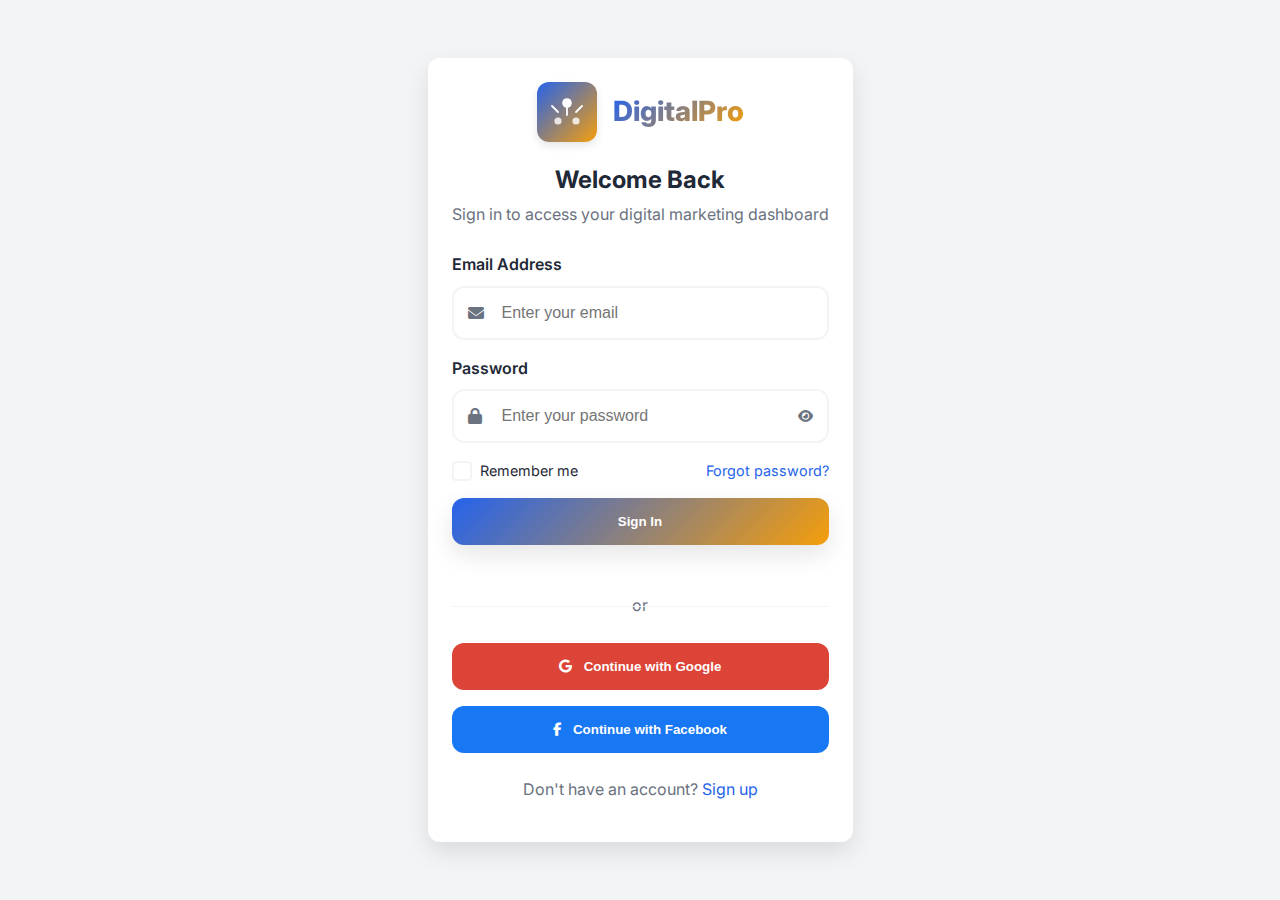
<file: login.html>
<!DOCTYPE html>
<html lang="en">
<head>
    <meta charset="UTF-8">
    <meta name="viewport" content="width=device-width, initial-scale=1.0">
    <title>Login - Digital Marketing Client Portal</title>
    <link rel="icon" type="image/svg+xml" href="favicon.svg">
    <meta name="description" content="Access your digital marketing dashboard and track your campaign performance.">
    
    <!-- Fonts -->
    <link href="https://fonts.googleapis.com/css2?family=Inter:wght@300;400;500;600;700;800&display=swap" rel="stylesheet">
    
    <!-- Font Awesome -->
    <link rel="stylesheet" href="https://cdnjs.cloudflare.com/ajax/libs/font-awesome/6.4.0/css/all.min.css">
    
    <!-- Styles -->
    <link rel="stylesheet" href="style.css">
</head>
<body class="auth-page">
    <!-- Login Section -->
    <section class="auth-section">
        <div class="container">
            <div class="auth-container">
                <div class="auth-card">
                    <div class="auth-brand">
                        <a href="index.html" style="display: flex; align-items: center; gap: 1rem; text-decoration: none;">
                            <img src="favicon.svg" alt="DigitalPro Logo" class="auth-logo">
                            <h2 class="auth-brand-name">DigitalPro</h2>
                        </a>
                    </div>
                    
                    <div class="auth-header">
                        <h1>Welcome Back</h1>
                        <p>Sign in to access your digital marketing dashboard</p>
                    </div>
                    
                    <form id="loginForm" class="auth-form">
                        <div class="form-group">
                            <label for="email" class="form-label">Email Address</label>
                            <div class="input-group">
                                <i class="fas fa-envelope input-icon"></i>
                                <input type="email" id="email" name="email" class="form-input" placeholder="Enter your email" required>
                            </div>
                        </div>
                        
                        <div class="form-group">
                            <label for="password" class="form-label">Password</label>
                            <div class="input-group">
                                <i class="fas fa-lock input-icon"></i>
                                <input type="password" id="password" name="password" class="form-input" placeholder="Enter your password" required>
                                <button type="button" class="password-toggle" onclick="togglePassword()">
                                    <i class="fas fa-eye"></i>
                                </button>
                            </div>
                        </div>
                        
                        <div class="form-options">
                            <label class="checkbox-label">
                                <input type="checkbox" name="remember" value="yes">
                                <span class="checkmark"></span>
                                Remember me
                            </label>
                            <a href="#" class="forgot-password">Forgot password?</a>
                        </div>
                        
                        <button type="submit" class="btn btn-primary auth-btn">
                            Sign In
                        </button>
                        
                        <div class="auth-divider">
                            <span>or</span>
                        </div>
                        
                        <button type="button" class="btn btn-social google-btn">
                            <i class="fab fa-google"></i>
                            Continue with Google
                        </button>
                        
                        <button type="button" class="btn btn-social facebook-btn">
                            <i class="fab fa-facebook-f"></i>
                            Continue with Facebook
                        </button>
                    </form>
                    
                    <div class="auth-footer">
                        <p>Don't have an account? <a href="register.html">Sign up</a></p>
                    </div>
                </div>
            </div>
        </div>
    </section>

    <!-- Scripts -->
    <script src="script.js"></script>
    
    <script>
        // Login page functionality
        document.addEventListener('DOMContentLoaded', function() {
            const loginForm = document.getElementById('loginForm');
            
            if (loginForm) {
                loginForm.addEventListener('submit', function(e) {
                    e.preventDefault();
                    
                    const email = this.querySelector('#email').value;
                    const password = this.querySelector('#password').value;
                    
                    // Show loading state
                    const submitBtn = this.querySelector('button[type="submit"]');
                    const originalText = submitBtn.innerHTML;
                    submitBtn.innerHTML = '<span class="loading"></span> Signing in...';
                    submitBtn.disabled = true;
                    
                    // Simulate login process
                    setTimeout(() => {
                        // Mock authentication - in real app, this would validate credentials
                        if (email && password) {
                            // Store user session
                            localStorage.setItem('currentUser', JSON.stringify({
                                id: 1,
                                email: email,
                                name: 'John Doe',
                                role: 'client'
                            }));
                            
                            // Redirect to dashboard
                            window.location.href = 'dashboard.html';
                        } else {
                            // Show error
                            alert('Please enter both email and password.');
                            submitBtn.innerHTML = originalText;
                            submitBtn.disabled = false;
                        }
                    }, 1500);
                });
            }
            
            // Social login buttons
            document.querySelectorAll('.btn-social').forEach(btn => {
                btn.addEventListener('click', function() {
                    alert('Social login integration would be implemented here.');
                });
            });
            
            // Forgot password
            document.querySelector('.forgot-password').addEventListener('click', function(e) {
                e.preventDefault();
                alert('Password reset functionality would be implemented here.');
            });
        });
        
        // Password toggle functionality
        function togglePassword() {
            const passwordInput = document.getElementById('password');
            const toggleBtn = document.querySelector('.password-toggle i');
            
            if (passwordInput.type === 'password') {
                passwordInput.type = 'text';
                toggleBtn.classList.remove('fa-eye');
                toggleBtn.classList.add('fa-eye-slash');
            } else {
                passwordInput.type = 'password';
                toggleBtn.classList.remove('fa-eye-slash');
                toggleBtn.classList.add('fa-eye');
            }
        }
    </script>
</body>
</html>
</file>
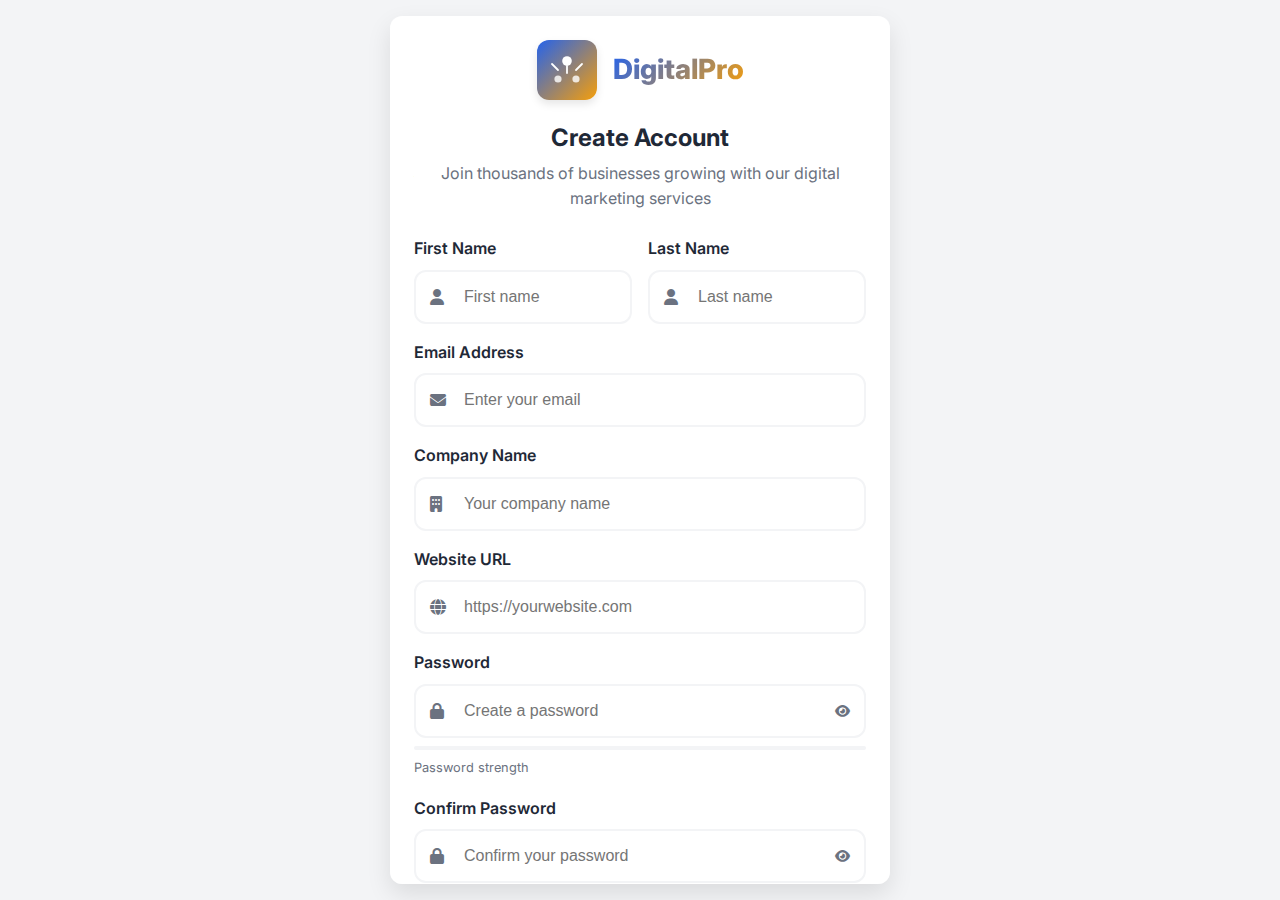
<file: register.html>
<!DOCTYPE html>
<html lang="en">
<head>
    <meta charset="UTF-8">
    <meta name="viewport" content="width=device-width, initial-scale=1.0">
    <title>Register - Create Your Digital Marketing Account</title>
    <link rel="icon" type="image/svg+xml" href="favicon.svg">
    <meta name="description" content="Create your account to access our digital marketing dashboard and track your campaign performance.">
    
    <!-- Fonts -->
    <link href="https://fonts.googleapis.com/css2?family=Inter:wght@300;400;500;600;700;800&display=swap" rel="stylesheet">
    
    <!-- Font Awesome -->
    <link rel="stylesheet" href="https://cdnjs.cloudflare.com/ajax/libs/font-awesome/6.4.0/css/all.min.css">
    
    <!-- Styles -->
    <link rel="stylesheet" href="style.css">
</head>
<body class="auth-page">
    <!-- Register Section -->
    <section class="auth-section">
        <div class="container">
            <div class="auth-container">
                <div class="auth-card">
                    <div class="auth-brand">
                        <a href="index.html" style="display: flex; align-items: center; gap: 1rem; text-decoration: none;">
                            <img src="favicon.svg" alt="DigitalPro Logo" class="auth-logo">
                            <h2 class="auth-brand-name">DigitalPro</h2>
                        </a>
                    </div>
                    
                    <div class="auth-header">
                        <h1>Create Account</h1>
                        <p>Join thousands of businesses growing with our digital marketing services</p>
                    </div>
                    
                    <form id="registerForm" class="auth-form">
                        <div class="form-row">
                            <div class="form-group">
                                <label for="firstName" class="form-label">First Name</label>
                                <div class="input-group">
                                    <i class="fas fa-user input-icon"></i>
                                    <input type="text" id="firstName" name="firstName" class="form-input" placeholder="First name" required>
                                </div>
                            </div>
                            
                            <div class="form-group">
                                <label for="lastName" class="form-label">Last Name</label>
                                <div class="input-group">
                                    <i class="fas fa-user input-icon"></i>
                                    <input type="text" id="lastName" name="lastName" class="form-input" placeholder="Last name" required>
                                </div>
                            </div>
                        </div>
                        
                        <div class="form-group">
                            <label for="email" class="form-label">Email Address</label>
                            <div class="input-group">
                                <i class="fas fa-envelope input-icon"></i>
                                <input type="email" id="email" name="email" class="form-input" placeholder="Enter your email" required>
                            </div>
                        </div>
                        
                        <div class="form-group">
                            <label for="company" class="form-label">Company Name</label>
                            <div class="input-group">
                                <i class="fas fa-building input-icon"></i>
                                <input type="text" id="company" name="company" class="form-input" placeholder="Your company name" required>
                            </div>
                        </div>
                        
                        <div class="form-group">
                            <label for="website" class="form-label">Website URL</label>
                            <div class="input-group">
                                <i class="fas fa-globe input-icon"></i>
                                <input type="url" id="website" name="website" class="form-input" placeholder="https://yourwebsite.com">
                            </div>
                        </div>
                        
                        <div class="form-group">
                            <label for="password" class="form-label">Password</label>
                            <div class="input-group">
                                <i class="fas fa-lock input-icon"></i>
                                <input type="password" id="password" name="password" class="form-input" placeholder="Create a password" required>
                                <button type="button" class="password-toggle" onclick="togglePassword('password')">
                                    <i class="fas fa-eye"></i>
                                </button>
                            </div>
                            <div class="password-strength">
                                <div class="strength-bar">
                                    <div class="strength-fill"></div>
                                </div>
                                <span class="strength-text">Password strength</span>
                            </div>
                        </div>
                        
                        <div class="form-group">
                            <label for="confirmPassword" class="form-label">Confirm Password</label>
                            <div class="input-group">
                                <i class="fas fa-lock input-icon"></i>
                                <input type="password" id="confirmPassword" name="confirmPassword" class="form-input" placeholder="Confirm your password" required>
                                <button type="button" class="password-toggle" onclick="togglePassword('confirmPassword')">
                                    <i class="fas fa-eye"></i>
                                </button>
                            </div>
                        </div>
                        
                        <div class="form-group">
                            <label for="services" class="form-label">Services Interested In</label>
                            <div class="input-group">
                                <i class="fas fa-cogs input-icon"></i>
                                <select id="services" name="services" class="form-input form-select">
                                    <option value="">Select services</option>
                                    <option value="seo">SEO Optimization</option>
                                    <option value="ppc">PPC Advertising</option>
                                    <option value="social">Social Media Marketing</option>
                                    <option value="content">Content Marketing</option>
                                    <option value="email">Email Marketing</option>
                                    <option value="web-design">Web Design & Development</option>
                                    <option value="full-service">Full Service Package</option>
                                </select>
                            </div>
                        </div>
                        
                        <div class="form-options">
                            <label class="checkbox-label">
                                <input type="checkbox" name="terms" value="yes" required>
                                <span class="checkmark"></span>
                                I agree to the <a href="#" target="_blank">Terms of Service</a> and <a href="#" target="_blank">Privacy Policy</a>
                            </label>
                        </div>
                        
                        <div class="form-options">
                            <label class="checkbox-label">
                                <input type="checkbox" name="newsletter" value="yes">
                                <span class="checkmark"></span>
                                Subscribe to our newsletter for marketing tips and updates
                            </label>
                        </div>
                        
                        <button type="submit" class="btn btn-primary auth-btn">
                            Create Account
                        </button>
                        
                        <div class="auth-divider">
                            <span>or</span>
                        </div>
                        
                        <button type="button" class="btn btn-social google-btn">
                            <i class="fab fa-google"></i>
                            Sign up with Google
                        </button>
                        
                        <button type="button" class="btn btn-social facebook-btn">
                            <i class="fab fa-facebook-f"></i>
                            Sign up with Facebook
                        </button>
                    </form>
                    
                    <div class="auth-footer">
                        <p>Already have an account? <a href="login.html">Sign in</a></p>
                    </div>
                </div>
            </div>
        </div>
    </section>

    <!-- Scripts -->
    <script src="script.js"></script>
    
    <script>
        // Register page functionality
        document.addEventListener('DOMContentLoaded', function() {
            const registerForm = document.getElementById('registerForm');
            const passwordInput = document.getElementById('password');
            const confirmPasswordInput = document.getElementById('confirmPassword');
            
            // Password strength indicator
            if (passwordInput) {
                passwordInput.addEventListener('input', function() {
                    updatePasswordStrength(this.value);
                });
            }
            
            // Confirm password validation
            if (confirmPasswordInput) {
                confirmPasswordInput.addEventListener('input', function() {
                    validatePasswordMatch();
                });
            }
            
            if (registerForm) {
                registerForm.addEventListener('submit', function(e) {
                    e.preventDefault();
                    
                    // Validate form
                    if (!validateForm()) {
                        return;
                    }
                    
                    // Get form data
                    const formData = new FormData(this);
                    const data = Object.fromEntries(formData);
                    
                    // Show loading state
                    const submitBtn = this.querySelector('button[type="submit"]');
                    const originalText = submitBtn.innerHTML;
                    submitBtn.innerHTML = '<span class="loading"></span> Creating account...';
                    submitBtn.disabled = true;
                    
                    // Simulate registration process
                    setTimeout(() => {
                        // Mock successful registration
                        alert('Account created successfully! You can now sign in.');
                        
                        // Redirect to login page
                        window.location.href = 'login.html';
                    }, 2000);
                });
            }
            
            // Social registration buttons
            document.querySelectorAll('.btn-social').forEach(btn => {
                btn.addEventListener('click', function() {
                    alert('Social registration integration would be implemented here.');
                });
            });
        });
        
        // Password strength checker
        function updatePasswordStrength(password) {
            const strengthBar = document.querySelector('.strength-fill');
            const strengthText = document.querySelector('.strength-text');
            
            // Hide strength indicator if password is empty
            if (!password || password.length === 0) {
                strengthBar.style.width = '0';
                strengthText.textContent = 'Password strength';
                return;
            }
            
            let strength = 0;
            let strengthLabel = '';
            
            if (password.length >= 8) strength += 1;
            if (/[a-z]/.test(password)) strength += 1;
            if (/[A-Z]/.test(password)) strength += 1;
            if (/[0-9]/.test(password)) strength += 1;
            if (/[^A-Za-z0-9]/.test(password)) strength += 1;
            
            switch (strength) {
                case 0:
                case 1:
                    strengthLabel = 'Very Weak';
                    strengthBar.style.width = '20%';
                    strengthBar.style.backgroundColor = '#ef4444';
                    break;
                case 2:
                    strengthLabel = 'Weak';
                    strengthBar.style.width = '40%';
                    strengthBar.style.backgroundColor = '#f59e0b';
                    break;
                case 3:
                    strengthLabel = 'Fair';
                    strengthBar.style.width = '60%';
                    strengthBar.style.backgroundColor = '#f59e0b';
                    break;
                case 4:
                    strengthLabel = 'Good';
                    strengthBar.style.width = '80%';
                    strengthBar.style.backgroundColor = '#10b981';
                    break;
                case 5:
                    strengthLabel = 'Strong';
                    strengthBar.style.width = '100%';
                    strengthBar.style.backgroundColor = '#10b981';
                    break;
            }
            
            strengthText.textContent = strengthLabel;
        }
        
        // Password match validation
        function validatePasswordMatch() {
            const password = document.getElementById('password').value;
            const confirmPassword = document.getElementById('confirmPassword').value;
            const confirmInput = document.getElementById('confirmPassword');
            
            if (confirmPassword && password !== confirmPassword) {
                confirmInput.style.borderColor = '#ef4444';
                return false;
            } else {
                confirmInput.style.borderColor = '#10b981';
                return true;
            }
        }
        
        // Form validation
        function validateForm() {
            const password = document.getElementById('password').value;
            const confirmPassword = document.getElementById('confirmPassword').value;
            const terms = document.querySelector('input[name="terms"]').checked;
            
            if (password !== confirmPassword) {
                alert('Passwords do not match.');
                return false;
            }
            
            if (!terms) {
                alert('Please accept the Terms of Service and Privacy Policy.');
                return false;
            }
            
            return true;
        }
        
        // Password toggle functionality
        function togglePassword(fieldId) {
            const passwordInput = document.getElementById(fieldId);
            const toggleBtn = document.querySelector(`#${fieldId}`).parentElement.querySelector('.password-toggle i');
            
            if (passwordInput.type === 'password') {
                passwordInput.type = 'text';
                toggleBtn.classList.remove('fa-eye');
                toggleBtn.classList.add('fa-eye-slash');
            } else {
                passwordInput.type = 'password';
                toggleBtn.classList.remove('fa-eye-slash');
                toggleBtn.classList.add('fa-eye');
            }
        }
    </script>
</body>
</html>
</file>
<file: style.css>
/* ===== GLOBAL STYLES ===== */
* {
  margin: 0;
  padding: 0;
  box-sizing: border-box;
}

:root {
  --primary: #2563eb;
  --primary-dark: #1d4ed8;
  --secondary: #f59e0b;
  --accent: #10b981;
  --dark: #1f2937;
  --gray: #6b7280;
  --light-gray: #f3f4f6;
  --white: #ffffff;
  --gradient: linear-gradient(135deg, var(--primary) 0%, var(--secondary) 100%);
  --shadow: 0 10px 25px rgba(0, 0, 0, 0.1);
  --shadow-hover: 0 20px 40px rgba(0, 0, 0, 0.15);
  --border-radius: 12px;
  --transition: all 0.3s cubic-bezier(0.4, 0, 0.2, 1);
}

html {
  scroll-behavior: smooth;
  scroll-padding-top: 80px;
}

body {
  font-family: 'Inter', -apple-system, BlinkMacSystemFont, 'Segoe UI', Roboto, sans-serif;
  line-height: 1.6;
  color: var(--dark);
  background-color: var(--white);
  overflow-x: hidden;
  scrollbar-gutter: stable;
}

/* ===== TYPOGRAPHY ===== */
h1, h2, h3, h4, h5, h6 {
  font-weight: 700;
  line-height: 1.2;
  margin-bottom: 1rem;
}

h1 { font-size: 3.5rem; }
h2 { font-size: 2.5rem; }
h3 { font-size: 2rem; }
h4 { font-size: 1.5rem; }
h5 { font-size: 1.25rem; }
h6 { font-size: 1rem; }

p {
  margin-bottom: 1rem;
  color: var(--gray);
}

/* ===== UTILITY CLASSES ===== */
.container {
  max-width: 1200px;
  margin: 0 auto;
  padding: 0 2rem;
}

.text-center { text-align: center; }
.text-gradient {
  background: var(--gradient);
  -webkit-background-clip: text;
  -webkit-text-fill-color: transparent;
  background-clip: text;
}

.btn {
  display: inline-flex;
  align-items: center;
  gap: 0.5rem;
  padding: 1rem 2rem;
  border: none;
  border-radius: var(--border-radius);
  font-weight: 600;
  text-decoration: none;
  cursor: pointer;
  transition: var(--transition);
  position: relative;
  overflow: hidden;
}

.btn-primary {
  background: var(--gradient);
  color: var(--white);
  box-shadow: var(--shadow);
}

.btn-primary:hover {
  transform: translateY(-2px);
  box-shadow: var(--shadow-hover);
}

.btn-secondary {
  background: rgba(255, 255, 255, 0.9);
  color: var(--primary);
  border: 2px solid var(--primary);
}

.btn-secondary:hover {
  background: var(--white);
  color: var(--primary);
  transform: translateY(-2px);
  box-shadow: 0 8px 20px rgba(37, 99, 235, 0.3);
}

.btn-accent {
  background: var(--accent);
  color: var(--white);
}

.btn-accent:hover {
  background: #059669;
  transform: translateY(-2px);
}

/* Learn More Links - Hyperlink Style */
.learn-more-link {
  color: var(--primary);
  text-decoration: none;
  font-weight: 600;
  display: inline-flex;
  align-items: center;
  gap: 0.5rem;
  transition: var(--transition);
  margin-top: 1rem;
}

.learn-more-link:hover {
  color: var(--primary-dark);
  text-decoration: underline;
}

.learn-more-link i {
  transition: var(--transition);
  font-size: 0.9rem;
}

.learn-more-link:hover i {
  transform: translateX(3px);
}

/* ===== ANIMATIONS ===== */
@keyframes fadeInUp {
  from {
    opacity: 0;
    transform: translateY(30px);
  }
  to {
    opacity: 1;
    transform: translateY(0);
  }
}

@keyframes fadeInLeft {
  from {
    opacity: 0;
    transform: translateX(-30px);
  }
  to {
    opacity: 1;
    transform: translateX(0);
  }
}

@keyframes fadeInRight {
  from {
    opacity: 0;
    transform: translateX(30px);
  }
  to {
    opacity: 1;
    transform: translateX(0);
  }
}

@keyframes float {
  0%, 100% { transform: translateY(0px); }
  50% { transform: translateY(-10px); }
}

@keyframes pulse {
  0%, 100% { transform: scale(1); }
  50% { transform: scale(1.05); }
}

.animate-fadeInUp {
  animation: fadeInUp 0.8s ease-out;
}

/* Ensure hero content is visible on page load */
.hero-content,
.hero-text,
.hero-image {
  opacity: 1 !important;
  visibility: visible !important;
}

.animate-fadeInLeft {
  animation: fadeInLeft 0.8s ease-out;
}

.animate-fadeInRight {
  animation: fadeInRight 0.8s ease-out;
}

.animate-float {
  animation: float 3s ease-in-out infinite;
}

.animate-pulse {
  animation: pulse 2s ease-in-out infinite;
}

/* ===== HEADER ===== */
.header {
  position: fixed;
  top: 0;
  left: 0;
  right: 0;
  background: rgba(255, 255, 255, 0.95);
  backdrop-filter: blur(10px);
  border-bottom: 1px solid rgba(0, 0, 0, 0.1);
  z-index: 1000;
  transition: var(--transition);
  padding-right: calc(100vw - 100%);
}

.header.scrolled {
  background: rgba(255, 255, 255, 0.98);
  box-shadow: var(--shadow);
}

.nav {
  display: flex;
  align-items: center;
  justify-content: space-between;
  padding: 0.5rem 0;
}

.logo {
  display: flex;
  align-items: center;
  gap: 0.5rem;
  font-size: 1.5rem;
  font-weight: 800;
  color: var(--primary);
  text-decoration: none;
}

.logo img {
  width: 40px;
  height: 40px;
  border-radius: 8px;
}

.nav-links {
  display: flex;
  list-style: none;
  gap: 2rem;
  align-items: center;
}

.nav-links a {
  color: var(--dark);
  text-decoration: none;
  font-weight: 500;
  transition: var(--transition);
  position: relative;
}

.nav-links a:hover {
  color: var(--primary);
}

.nav-links a::after {
  content: '';
  position: absolute;
  bottom: -5px;
  left: 0;
  width: 0;
  height: 2px;
  background: var(--gradient);
  transition: var(--transition);
}

.nav-links a:hover::after {
  width: 100%;
}

.nav-toggle {
  display: none;
  flex-direction: column;
  gap: 4px;
  background: none;
  border: none;
  cursor: pointer;
}

.nav-toggle span {
  width: 25px;
  height: 3px;
  background: var(--dark);
  border-radius: 2px;
  transition: var(--transition);
}

.nav-toggle.active span:nth-child(1) {
  transform: rotate(45deg) translate(6px, 6px);
}

.nav-toggle.active span:nth-child(2) {
  opacity: 0;
}

.nav-toggle.active span:nth-child(3) {
  transform: rotate(-45deg) translate(6px, -6px);
}

/* ===== HERO SECTION ===== */
.hero {
  min-height: 100vh;
  display: flex;
  align-items: center;
  background: linear-gradient(135deg, #667eea 0%, #764ba2 100%);
  position: relative;
  overflow: hidden;
}

.hero::before {
  content: '';
  position: absolute;
  top: 0;
  left: 0;
  right: 0;
  bottom: 0;
  background: url('data:image/svg+xml,<svg xmlns="http://www.w3.org/2000/svg" viewBox="0 0 1000 1000"><defs><radialGradient id="a" cx="50%" cy="50%"><stop offset="0%" stop-color="%23ffffff" stop-opacity="0.1"/><stop offset="100%" stop-color="%23ffffff" stop-opacity="0"/></radialGradient></defs><circle cx="200" cy="200" r="100" fill="url(%23a)"/><circle cx="800" cy="300" r="150" fill="url(%23a)"/><circle cx="400" cy="700" r="120" fill="url(%23a)"/></svg>');
  animation: float 20s ease-in-out infinite;
}

.hero-content {
  display: grid;
  grid-template-columns: 1fr 1fr;
  gap: 4rem;
  align-items: center;
  position: relative;
  z-index: 2;
}

.hero-text h1 {
  color: var(--white);
  margin-bottom: 1.5rem;
  font-size: 3.5rem;
  line-height: 1.1;
}

.hero-text p {
  color: rgba(255, 255, 255, 0.9);
  font-size: 1.2rem;
  margin-bottom: 2rem;
  line-height: 1.6;
}

.hero-buttons {
  display: flex;
  gap: 1rem;
  flex-wrap: wrap;
}

.hero-buttons .btn-primary,
.hero-buttons .btn-secondary {
  box-shadow: 0 4px 12px rgba(0, 0, 0, 0.15);
}

.hero-buttons .btn-primary:hover {
  transform: translateY(-2px);
  box-shadow: 0 8px 24px rgba(0, 0, 0, 0.25);
}

.hero-buttons .btn-secondary:hover {
  background: var(--white);
  color: var(--primary);
  transform: translateY(-2px);
  box-shadow: 0 8px 24px rgba(37, 99, 235, 0.4);
}

.hero-image {
  position: relative;
  display: flex;
  flex-direction: column;
  align-items: center;
}

.hero-image img {
  width: 100%;
  max-width: 500px;
  height: auto;
  border-radius: var(--border-radius);
  box-shadow: var(--shadow-hover);
  animation: float 6s ease-in-out infinite;
  margin-bottom: 0;
}

.hero-stats {
  position: relative;
  margin-top: 1rem;
  display: flex;
  gap: 2rem;
  background: var(--white);
  padding:0.5rem 1rem;
  padding-bottom: 10px;
  padding-top: 10px;

  border-radius: var(--border-radius);
  box-shadow: var(--shadow);
  width: 110%;
  max-width: 500px;
  justify-content: space-around;
}

.hero-stats .stat {
  text-align: center;
}

.hero-stats .stat-number {
  font-size: 1.75rem;
  font-weight: 800;
  color: var(--primary);
  display: block;
  margin-bottom: 0.5rem;
  white-space: nowrap;
  letter-spacing: 1px;
  min-width: fit-content;
  word-spacing: 0.5px;
}

/* Company Stats Section */
.company-stats {
  display: flex;
  gap: 1rem;
  margin-top: 2rem;
  flex-wrap: wrap;
}

.company-stats .stat {
  flex: 1;
  min-width: 150px;
  text-align: center;
  padding: 0.8rem;
  background: var(--light-gray);
  border-radius: 12px;
  transition: var(--transition);
  display: flex;
  flex-direction: column;
  align-items: center;
  justify-content: center;
}

.company-stats .stat:hover {
  transform: translateY(-5px);
  background: var(--white);
  box-shadow: var(--shadow);
}

.company-stats .stat-number {
  display: block;
  font-size: 2.5rem;
  font-weight: 800;
  color: var(--primary);
  margin-bottom: 0.5rem;
  white-space: nowrap;
  letter-spacing: 0.5px;
  text-align: center;
  width: 100%;
}

.company-stats .stat-label {
  display: block;
  font-size: 0.95rem;
  color: var(--gray);
  text-transform: uppercase;
  letter-spacing: 0.5px;
  text-align: center;
  width: 100%;
  word-wrap: break-word;
}

@media (max-width: 768px) {
  .company-stats {
    flex-direction: column;
    gap: 1.5rem;
  }
}

.hero-stats .stat-label {
  font-size: 0.75rem;
  color: var(--gray);
  text-transform: uppercase;
  letter-spacing: 0.5px;
}

/* ===== SECTIONS ===== */
.section {
  padding: 5rem 0;
}

.section-header {
  text-align: center;
  margin-bottom: 4rem;
}

.section-title {
  margin-bottom: 1rem;
}

.section-subtitle {
  font-size: 1.1rem;
  color: #374151;
  max-width: 600px;
  margin: 0 auto;
}

/* ===== CARDS ===== */
.card {
  background: var(--white);
  border-radius: var(--border-radius);
  padding: 2rem;
  box-shadow: var(--shadow);
  transition: var(--transition);
  border: 1px solid rgba(0, 0, 0, 0.05);
  display: flex;
  flex-direction: column;
  height: 100%;
  text-align: center;
}

.card:hover {
  transform: translateY(-5px);
  box-shadow: var(--shadow-hover);
}

.card-icon {
  width: 60px;
  height: 60px;
  background: var(--gradient);
  border-radius: 50%;
  display: flex;
  align-items: center;
  justify-content: center;
  margin: 0 auto 1.5rem auto;
  font-size: 1.5rem;
  color: var(--white);
  flex-shrink: 0;
}

.card h3 {
  text-align: center;
  margin-bottom: 1rem;
  color: var(--dark);
}

.card p {
  text-align: center;
  color: var(--gray);
  line-height: 1.6;
  flex-grow: 1;
}

.card-title {
  margin-bottom: 1rem;
  color: var(--dark);
}

.card-description {
  color: var(--gray);
  line-height: 1.6;
}

.achievement-card {
  display: flex;
  flex-direction: column;
  min-height: 100%;
  height: 100%;
}

.achievement-card h3 {
  margin-bottom: 1rem;
  color: var(--dark);
}

.achievement-card p {
  color: var(--gray);
  line-height: 1.6;
}

/* ===== GRID LAYOUTS ===== */
.grid-2 {
  display: grid;
  grid-template-columns: repeat(auto-fit, minmax(300px, 1fr));
  gap: 2rem;
  align-items: stretch;
}

.grid-2.values-grid {
  grid-template-columns: repeat(2, 1fr);
  gap: 2rem;
  max-width: 1000px;
  margin: 0 auto;
}

.value-item {
  display: flex;
  gap: 1.5rem;
  align-items: flex-start;
  background: var(--white);
  padding: 1.5rem;
  border-radius: var(--border-radius);
  box-shadow: var(--shadow);
  transition: var(--transition);
  height: 100%;
}

.value-item:hover {
  transform: translateY(-5px);
  box-shadow: var(--shadow-hover);
}

.value-icon {
  width: 50px;
  height: 50px;
  min-width: 50px;
  display: flex;
  align-items: center;
  justify-content: center;
  font-size: 1.5rem;
  color: var(--primary);
}

.value-content h3 {
  margin-bottom: 0.75rem;
  color: var(--dark);
}

.value-content p {
  color: var(--gray);
  line-height: 1.6;
  margin: 0;
}

/* Our Story Section Alignment */
.our-story-content {
  display: flex;
  flex-direction: column;
}

.our-story-image {
  display: flex;
  align-items: start;
  padding-top: 5rem;
  min-height: 500px;
}

.our-story-image img {
  width: 100%;
  min-height: 500px;
}

/* Testimonials Grid for Homepage */
.testimonials-grid-home {
  display: grid;
  grid-template-columns: repeat(auto-fit, minmax(300px, 1fr));
  gap: 2rem;
  margin-bottom: 2rem;
}

.testimonial-rating {
  display: flex;
  gap: 0.25rem;
  margin-bottom: 1rem;
  color: #fbbf24;
}

.testimonial-rating i {
  font-size: 0.9rem;
}

/* Success Stories Grid */
.success-stories-grid {
  display: grid;
  grid-template-columns: repeat(auto-fit, minmax(280px, 1fr));
  gap: 2rem;
  margin-bottom: 2rem;
}

.success-stories-grid .case-study-card {
  padding: 1.5rem;
  display: flex;
  flex-direction: column;
}

.success-stories-grid .case-study-stats {
  display: flex;
  justify-content: space-between;
  gap: 1rem;
  margin-top: auto;
  padding-top: 1.5rem;
  border-top: 1px solid var(--light-gray);
}

.success-stories-grid .case-study-stats .stat-item {
  flex: 1;
  text-align: left;
  display: flex;
  flex-direction: column;
}

.success-stories-grid .case-study-stats .stat-item .stat-number {
  margin-bottom: 0.25rem;
  color: var(--primary);
  font-weight: 800;
}

.success-stories-grid .case-study-stats .stat-item .stat-label {
  color: var(--gray);
  font-size: 0.85rem;
  font-weight: 500;
}

.grid-3 {
  display: grid;
  grid-template-columns: repeat(auto-fit, minmax(280px, 1fr));
  gap: 2rem;
  align-items: stretch;
}

.addon-card {
  display: flex;
  flex-direction: column;
  min-height: 380px;
}

.addon-card p {
  flex-grow: 1;
  margin-bottom: 1.5rem;
}

.addon-price {
  font-size: 1.25rem;
  font-weight: 700;
  color: var(--primary);
  margin-bottom: 1.5rem;
  padding: 0.5rem 0;
}

.addon-card .btn {
  margin-top: auto;
  justify-content: center;
  padding: 1rem 2.5rem;
  width: fit-content;
  margin-left: auto;
  margin-right: auto;
}

.grid-4 {
  display: grid;
  grid-template-columns: repeat(auto-fit, minmax(250px, 1fr));
  gap: 2rem;
}

/* Pricing Toggle Styles */
.pricing-toggle-container {
  margin: 3rem 0;
}

.pricing-toggle {
  display: inline-flex;
  align-items: center;
  gap: 1rem;
  background: var(--white);
  padding: 0.75rem 1.5rem;
  border-radius: 50px;
  box-shadow: 0 4px 12px rgba(0, 0, 0, 0.1);
  transition: var(--transition);
}

.pricing-toggle:hover {
  box-shadow: 0 6px 20px rgba(0, 0, 0, 0.15);
}

.toggle-label {
  font-size: 1rem;
  font-weight: 600;
  color: var(--dark);
  transition: var(--transition);
}

.toggle-switch {
  position: relative;
  display: inline-block;
  width: 60px;
  height: 30px;
  cursor: pointer;
}

.toggle-switch input {
  opacity: 0;
  width: 0;
  height: 0;
}

.slider {
  position: absolute;
  cursor: pointer;
  top: 0;
  left: 0;
  right: 0;
  bottom: 0;
  background-color: #ccc;
  transition: 0.4s;
  border-radius: 30px;
}

.slider:before {
  position: absolute;
  content: "";
  height: 22px;
  width: 22px;
  left: 4px;
  bottom: 4px;
  background-color: white;
  transition: 0.4s;
  border-radius: 50%;
}

input:checked + .slider {
  background: var(--gradient);
}

input:checked + .slider:before {
  transform: translateX(30px);
}

.discount-badge {
  background: var(--accent);
  color: var(--white);
  padding: 0.25rem 0.5rem;
  border-radius: 15px;
  font-size: 0.75rem;
  font-weight: 600;
  margin-left: 0.5rem;
}

/* ===== SERVICE CARDS ===== */
.service-card {
  background: var(--white);
  border-radius: var(--border-radius);
  padding: 2.5rem;
  text-align: center;
  box-shadow: var(--shadow);
  transition: var(--transition);
  position: relative;
  overflow: hidden;
  display: flex;
  flex-direction: column;
  height: 100%;
  min-height: 550px;
}

.service-card::before {
  content: '';
  position: absolute;
  top: 0;
  left: 0;
  right: 0;
  height: 4px;
  background: var(--gradient);
  transform: scaleX(0);
  transition: var(--transition);
}

.service-card:hover::before {
  transform: scaleX(1);
}

.service-card:hover {
  transform: translateY(-10px);
  box-shadow: var(--shadow-hover);
}

.service-icon {
  width: 80px;
  height: 80px;
  background: var(--gradient);
  border-radius: 50%;
  display: flex;
  align-items: center;
  justify-content: center;
  margin: 0 auto 1.5rem;
  font-size: 2rem;
  color: var(--white);
  transition: var(--transition);
}

.service-card:hover .service-icon {
  transform: scale(1.1);
}

.service-title {
  margin-bottom: 1rem;
  color: var(--dark);
}

.service-description {
  color: var(--gray);
  margin-bottom: 1.5rem;
  line-height: 1.6;
}

.service-features {
  list-style: none;
  margin-bottom: 2rem;
  flex-grow: 1;
}

.service-features li {
  padding: 0.5rem 0;
  color: var(--gray);
  position: relative;
  padding-left: 1.5rem;
}

.service-features li::before {
  content: '✓';
  position: absolute;
  left: 0;
  color: var(--accent);
  font-weight: bold;
}

/* ===== TESTIMONIALS ===== */
.testimonial {
  background: var(--white);
  border-radius: var(--border-radius);
  padding: 2rem;
  box-shadow: var(--shadow);
  position: relative;
  margin-bottom: 2rem;
}

.testimonial::before {
  content: '"';
  position: absolute;
  top: -10px;
  left: 20px;
  font-size: 4rem;
  color: var(--primary);
  opacity: 0.3;
}

.testimonial-text {
  font-style: italic;
  margin-bottom: 1.5rem;
  color: var(--dark);
  line-height: 1.6;
}

.testimonial-author {
  display: flex;
  align-items: center;
  gap: 1rem;
}

.author-avatar {
  width: 50px;
  height: 50px;
  border-radius: 50%;
  object-fit: cover;
  display: block;
  flex-shrink: 0;
}

.author-info h4 {
  margin-bottom: 0.25rem;
  color: var(--dark);
}

.author-info p {
  margin: 0;
  color: var(--gray);
  font-size: 0.9rem;
}

/* ===== PRICING CARDS ===== */
.pricing-grid {
  display: grid;
  grid-template-columns: repeat(3, 1fr);
  gap: 2rem;
  max-width: 1200px;
  margin: 0 auto;
  align-items: stretch;
}

.pricing-card {
  background: var(--white);
  border-radius: 16px;
  padding: 0;
  text-align: center;
  box-shadow: 0 8px 30px rgba(0, 0, 0, 0.12);
  transition: all 0.4s cubic-bezier(0.175, 0.885, 0.32, 1.275);
  position: relative;
  border: 2px solid rgba(37, 99, 235, 0.1);
  overflow: hidden;
  display: flex;
  flex-direction: column;
  height: 100%;
}

.pricing-card::before {
  content: '';
  position: absolute;
  top: 0;
  left: 0;
  right: 0;
  height: 4px;
  background: linear-gradient(90deg, var(--primary), var(--secondary));
  opacity: 0;
  transition: opacity 0.3s ease;
}

.pricing-card:hover::before {
  opacity: 1;
}

.pricing-card.featured {
  border-color: var(--primary);
  border-width: 3px;
  box-shadow: 0 12px 40px rgba(37, 99, 235, 0.25);
  transform: scale(1.02);
  background: linear-gradient(to bottom, rgba(37, 99, 235, 0.02), var(--white));
}

.pricing-card:hover {
  transform: translateY(-10px);
  box-shadow: 0 16px 50px rgba(0, 0, 0, 0.18);
}

.pricing-card.featured:hover {
  transform: scale(1.02) translateY(-10px);
  box-shadow: 0 20px 60px rgba(37, 99, 235, 0.35);
}

.pricing-badge {
  position: absolute;
  top: -12px;
  left: 50%;
  transform: translateX(-50%);
  background: linear-gradient(135deg, var(--primary), var(--secondary));
  color: var(--white);
  padding: 0.5rem 1.5rem;
  border-radius: 25px;
  font-size: 0.85rem;
  font-weight: 700;
  box-shadow: 0 4px 15px rgba(37, 99, 235, 0.3);
  z-index: 10;
  white-space: nowrap;
}

.pricing-header {
  padding: 2.5rem 2rem 1.5rem;
  background: linear-gradient(to bottom, rgba(37, 99, 235, 0.03), transparent);
}

.pricing-header h3 {
  font-size: 1.75rem;
  font-weight: 700;
  color: var(--dark);
  margin-bottom: 0.5rem;
}

.pricing-header p {
  color: var(--gray);
  font-size: 0.95rem;
  margin-bottom: 1.5rem;
}

.pricing-price {
  display: flex;
  align-items: baseline;
  justify-content: center;
  gap: 0.5rem;
  margin: 1.5rem 0;
}

.pricing-price .price-monthly,
.pricing-price .price-yearly {
  font-size: 3.5rem;
  font-weight: 800;
  color: var(--primary);
  line-height: 1;
}

.pricing-price .price-period {
  font-size: 1.1rem;
  color: var(--gray);
  font-weight: 500;
}

.pricing-features {
  padding: 1.5rem 2rem;
  flex-grow: 1;
  display: flex;
  flex-direction: column;
}

.pricing-features ul {
  list-style: none;
  padding: 0;
  margin: 0;
  text-align: left;
}

.pricing-features li {
  padding: 0.75rem 0;
  border-bottom: 1px solid var(--light-gray);
  color: var(--dark);
  display: flex;
  align-items: center;
  gap: 0.75rem;
  font-size: 0.95rem;
}

.pricing-features li i {
  color: var(--primary);
  font-size: 1rem;
  width: 20px;
}

.pricing-features li:last-child {
  border-bottom: none;
}

.pricing-footer {
  padding: 1.5rem 2rem 2.5rem;
  border-top: 1px solid var(--light-gray);
  background: rgba(37, 99, 235, 0.02);
}

.pricing-footer .btn {
  justify-content: center;
  padding: 1rem;
  font-weight: 600;
  width: fit-content;
  margin-left: auto;
  margin-right: auto;
}

/* ===== PLAN COMPARISON TABLE ===== */
.comparison-table-container {
  max-width: 1100px;
  margin: 0 auto;
  overflow-x: auto;
}

.comparison-table {
  width: 100%;
  border-collapse: collapse;
  background: var(--white);
  border-radius: var(--border-radius);
  box-shadow: var(--shadow);
  overflow: hidden;
  table-layout: fixed;
}

.comparison-table thead th {
  background: var(--light-gray);
  color: var(--dark);
  font-weight: 700;
  padding: 1rem 1.25rem;
}

.comparison-table tbody td,
.comparison-table tbody th {
  padding: 1rem 1.25rem;
  border-bottom: 1px solid var(--light-gray);
}

.comparison-table th:first-child,
.comparison-table td:first-child {
  text-align: left;
  width: 40%;
}

.comparison-table th:not(:first-child),
.comparison-table td:not(:first-child) {
  text-align: center;
}

.comparison-table tbody tr:nth-child(even) {
  background: rgba(37, 99, 235, 0.02);
}

.comparison-table i {
  font-size: 1rem;
}

.text-success { color: var(--accent); }
.text-danger { color: #ef4444; }

@media (max-width: 768px) {
  .comparison-table th:first-child,
  .comparison-table td:first-child { width: 55%; }
}

/* ===== FORMS ===== */
.form-group {
  margin-bottom: 1rem;
}

.form-label {
  display: block;
  margin-bottom: 0.5rem;
  font-weight: 600;
  color: var(--dark);
}

.form-input {
  width: 100%;
  padding: 1rem;
  border: 2px solid var(--light-gray);
  border-radius: var(--border-radius);
  font-size: 1rem;
  transition: var(--transition);
  background: var(--white);
}

.form-input:focus {
  outline: none;
  border-color: var(--primary);
  box-shadow: 0 0 0 3px rgba(37, 99, 235, 0.1);
}

.form-textarea {
  resize: vertical;
  min-height: 120px;
}

.form-select {
  appearance: none;
  background-image: url("data:image/svg+xml,%3csvg xmlns='http://www.w3.org/2000/svg' fill='none' viewBox='0 0 20 20'%3e%3cpath stroke='%236b7280' stroke-linecap='round' stroke-linejoin='round' stroke-width='1.5' d='m6 8 4 4 4-4'/%3e%3c/svg%3e");
  background-position: right 0.5rem center;
  background-repeat: no-repeat;
  background-size: 1.5em 1.5em;
  padding-right: 2.5rem;
}

/* ===== FOOTER ===== */
.footer {
  background: var(--dark);
  color: var(--white);
  padding: 4rem 0 2rem;
}

.footer-content {
  display: grid;
  grid-template-columns: repeat(auto-fit, minmax(250px, 1fr));
  gap: 2rem;
  margin-bottom: 2rem;
}

.footer-section h3 {
  color: var(--white);
  margin-bottom: 1rem;
  font-size: 1.125rem;
  font-weight: 600;
}

.footer-section ul {
  list-style: none;
  padding: 0;
  margin: 0;
}

.footer-section ul li {
  margin-bottom: 0.75rem;
}

.footer-section ul li a {
  display: inline-block;
  transition: var(--transition);
}

.footer-section p,
.footer-section a {
  color: rgba(255, 255, 255, 0.8);
  text-decoration: none;
  transition: var(--transition);
}

.footer-section a:hover {
  color: var(--secondary);
  text-decoration: underline;
}

.footer-bottom {
  border-top: 1px solid rgba(255, 255, 255, 0.1);
  padding-top: 2rem;
  padding-bottom: 1rem;
  text-align: center;
  color: rgba(255, 255, 255, 1);
  font-size: 1rem;
}

.footer-bottom p {
  color: rgba(255, 255, 255, 1);
  margin: 0;
  font-weight: 400;
}

.footer-bottom a {
  color: rgba(255, 255, 255, 1);
  text-decoration: underline;
  transition: var(--transition);
  font-weight: 500;
}

.footer-bottom a:hover {
  color: var(--secondary);
  text-decoration: underline;
}

.newsletter-signup {
  display: flex;
  align-items: center;
  justify-content: space-between;
  gap: 2rem;
  flex-wrap: wrap;
}

.newsletter-content {
  flex: 1;
  min-width: 300px;
}

.newsletter-form {
  display: flex;
  flex-direction: column;
  gap: 0.75rem;
}

.newsletter-form .form-input {
  background: rgba(255, 255, 255, 0.1);
  border: 1px solid rgba(255, 255, 255, 0.2);
  color: var(--white);
  padding: 0.75rem 1rem;
  width: 100%;
  border-radius: 8px;
}

.newsletter-form .form-input::placeholder {
  color: rgba(255, 255, 255, 0.6);
}

.newsletter-form .form-input:focus {
  background: rgba(255, 255, 255, 0.15);
  border-color: rgba(255, 255, 255, 0.4);
}

.newsletter-form .btn {
  width: 100%;
  margin-top: 0;
  padding: 0.75rem 1.5rem;
  white-space: nowrap;
}

.social-links {
  display: flex;
  gap: 1rem;
  margin-top: 1rem;
}

.social-links a {
  width: 40px;
  height: 40px;
  background: rgba(255, 255, 255, 0.1);
  border-radius: 50%;
  display: flex;
  align-items: center;
  justify-content: center;
  transition: var(--transition);
  color: rgba(255, 255, 255, 0.8);
}

.social-links a:hover {
  transform: translateY(-2px);
}

/* Image logos inside social links */
.social-links .social-icon {
  width: 20px;
  height: 20px;
  object-fit: contain;
  display: block;
}

.social-links a[href*="facebook"]:hover {
  background: #1877f2;
  color: white;
}

.social-links a[href*="twitter"]:hover,
.social-links a[href*="x.com"]:hover {
  background: #1da1f2;
  color: white;
}

.social-links a[href*="linkedin"]:hover {
  background: #0077b5;
  color: white;
}

.social-links a[href*="instagram"]:hover {
  background: linear-gradient(45deg, #f09433 0%, #e6683c 25%, #dc2743 50%, #cc2366 75%, #bc1888 100%);
  color: white;
}

.social-links a[href*="youtube"]:hover {
  background: #ff0000;
  color: white;
}

/* ===== RESPONSIVE DESIGN ===== */
@media (max-width: 768px) {
  .container {
    padding: 0 1rem;
  }

  .nav-links {
    display: none;
    position: absolute;
    top: 100%;
    left: 0;
    right: 0;
    background: var(--white);
    flex-direction: column;
    padding: 1rem;
    box-shadow: var(--shadow);
    border-radius: 0 0 var(--border-radius) var(--border-radius);
  }

  .nav-links.active {
    display: flex;
  }

  .nav-toggle {
    display: flex;
  }

  h1 { font-size: 2.5rem; }
  h2 { font-size: 2rem; }
  h3 { font-size: 1.5rem; }

  .hero-content {
    grid-template-columns: 1fr;
    text-align: center;
    gap: 2rem;
  }

  .hero-text h1 {
    font-size: 2.5rem;
  }

  .hero-stats {
    position: static;
    transform: none;
    margin-top: 2rem;
    flex-wrap: wrap;
  }

  .grid-2,
  .grid-3,
  .grid-4 {
    grid-template-columns: 1fr;
  }
  
  .grid-2.values-grid {
    grid-template-columns: 1fr;
  }

  .pricing-grid {
    grid-template-columns: 1fr;
    gap: 1.5rem;
  }

  .pricing-card.featured {
    transform: none;
  }

  .pricing-card.featured:hover {
    transform: translateY(-5px);
  }

  .pricing-header {
    padding: 2rem 1.5rem 1.5rem;
  }

  .pricing-features {
    padding: 1.5rem 1.5rem;
  }

  .pricing-footer {
    padding: 1.5rem 1.5rem 2rem;
  }

  .hero-buttons {
    justify-content: center;
  }
}

@media (max-width: 480px) {
  .hero-text h1 {
    font-size: 2rem;
  }

  .hero-buttons {
    flex-direction: column;
    align-items: center;
  }

  .btn {
    width: 100%;
    justify-content: center;
  }

  .hero-stats {
    flex-direction: column;
    text-align: center;
  }

  .section {
    padding: 3rem 0;
  }

  .card,
  .service-card,
  .pricing-card {
    padding: 1.5rem;
  }
}

/* ===== LOADING ANIMATION ===== */
.loading {
  display: inline-block;
  width: 20px;
  height: 20px;
  border: 3px solid rgba(255, 255, 255, 0.3);
  border-radius: 50%;
  border-top-color: var(--white);
  animation: spin 1s ease-in-out infinite;
}

@keyframes spin {
  to { transform: rotate(360deg); }
}

/* ===== SCROLL TO TOP ===== */
.scroll-to-top {
  position: fixed;
  bottom: 2rem;
  right: 2rem;
  width: 50px;
  height: 50px;
  background: var(--gradient);
  color: var(--white);
  border: none;
  border-radius: 50%;
  cursor: pointer;
  opacity: 0;
  visibility: hidden;
  transition: var(--transition);
  z-index: 1000;
}

.scroll-to-top.visible {
  opacity: 1;
  visibility: visible;
}

.scroll-to-top:hover {
  transform: translateY(-2px);
  box-shadow: var(--shadow-hover);
}

/* ===== DASHBOARD STYLES ===== */
.dashboard {
  min-height: 100vh;
  background: var(--light-gray);
  padding-top: 80px;
}

.dashboard-header {
  background: var(--white);
  padding: 2rem 0;
  border-bottom: 1px solid var(--light-gray);
  margin-bottom: 2rem;
}

.dashboard-nav {
  display: flex;
  gap: 2rem;
  margin-bottom: 2rem;
}

.dashboard-nav a {
  padding: 0.75rem 1.5rem;
  background: var(--white);
  border-radius: var(--border-radius);
  text-decoration: none;
  color: var(--dark);
  font-weight: 500;
  transition: var(--transition);
  border: 2px solid transparent;
}

.dashboard-nav a.active,
.dashboard-nav a:hover {
  border-color: var(--primary);
  color: var(--primary);
}

.dashboard-grid {
  display: grid;
  grid-template-columns: repeat(auto-fit, minmax(300px, 1fr));
  gap: 2rem;
  margin-bottom: 2rem;
}

.dashboard-card {
  background: var(--white);
  border-radius: var(--border-radius);
  padding: 2rem;
  box-shadow: var(--shadow);
}

.dashboard-card h3 {
  margin-bottom: 1rem;
  color: var(--dark);
}

.metric {
  display: flex;
  align-items: center;
  gap: 1rem;
  margin-bottom: 1rem;
}

.metric-icon {
  width: 40px;
  height: 40px;
  background: var(--gradient);
  border-radius: 50%;
  display: flex;
  align-items: center;
  justify-content: center;
  color: var(--white);
}

.metric-value {
  font-size: 1.5rem;
  font-weight: 700;
  color: var(--dark);
}

.metric-label {
  color: var(--gray);
  font-size: 0.9rem;
}

/* ===== UTILITY ANIMATIONS ===== */
.fade-in {
  opacity: 0;
  transform: translateY(30px);
  transition: all 0.8s ease-out;
}

.fade-in.visible {
  opacity: 1;
  transform: translateY(0);
}

.slide-in-left {
  opacity: 0;
  transform: translateX(-50px);
  transition: all 0.8s ease-out;
}

.slide-in-left.visible {
  opacity: 1;
  transform: translateX(0);
}

.slide-in-right {
  opacity: 0;
  transform: translateX(50px);
  transition: all 0.8s ease-out;
}

.slide-in-right.visible {
  opacity: 1;
  transform: translateX(0);
}

/* ===== ADDITIONAL STYLES FOR NEW COMPONENTS ===== */

/* Blog Styles */
.blog-search-container {
  max-width: 800px;
  margin: 0 auto 3rem;
}

.search-box {
  position: relative;
  margin-bottom: 2rem;
}

.search-box .form-input {
  padding-right: 60px;
}

.search-btn {
  position: absolute;
  right: 10px;
  top: 50%;
  transform: translateY(-50%);
  background: none;
  border: none;
  color: var(--gray);
  cursor: pointer;
}

.blog-filters {
  display: flex;
  gap: 1rem;
  justify-content: center;
  flex-wrap: wrap;
}

.blog-filters .filter-btn {
  padding: 0.5rem 1rem;
  background: var(--white);
  border: 2px solid var(--light-gray);
  border-radius: var(--border-radius);
  color: var(--dark);
  font-weight: 500;
  cursor: pointer;
  transition: var(--transition);
}

.blog-filters .filter-btn.active,
.blog-filters .filter-btn:hover {
  border-color: var(--primary);
  color: var(--primary);
}

.featured-article {
  background: var(--white);
  border-radius: var(--border-radius);
  padding: 3rem;
  box-shadow: var(--shadow);
}

.featured-content {
  display: grid;
  grid-template-columns: 1fr 1fr;
  gap: 3rem;
  align-items: center;
}

.article-category {
  display: inline-block;
  padding: 0.25rem 0.75rem;
  background: var(--primary);
  color: var(--white);
  border-radius: 20px;
  font-size: 0.8rem;
  font-weight: 600;
  margin-bottom: 1rem;
}

.article-category.seo { background: var(--primary); }
.article-category.ppc { background: var(--secondary); }
.article-category.social { background: var(--accent); }
.article-category.content { background: #8b5cf6; }
.article-category.analytics { background: #ef4444; }

.article-meta {
  display: flex;
  flex-wrap: wrap;
  gap: 1rem;
  align-items: center;
  margin-bottom: 1rem;
  font-size: 0.9rem;
  color: var(--gray);
  text-align: left;
}

.article-meta .author {
  display: flex;
  align-items: center;
  gap: 0.5rem;
}

.article-meta .author img {
  width: 20px;
  height: 20px;
  border-radius: 50%;
}

.blog-grid {
  display: grid;
  grid-template-columns: repeat(3, 1fr);
  gap: 2rem;
  margin-bottom: 2rem;
  align-items: stretch;
}

@media (max-width: 992px) {
  .blog-grid {
    grid-template-columns: repeat(2, 1fr);
  }
  
  .pricing-grid {
    grid-template-columns: repeat(2, 1fr);
    gap: 1.5rem;
  }
  
  .categories-grid {
    grid-template-columns: repeat(2, 1fr);
    gap: 1.5rem;
    max-width: 700px;
  }
}

@media (max-width: 768px) {
  .blog-grid {
    grid-template-columns: 1fr;
  }
  
  .categories-grid {
    grid-template-columns: 1fr;
    gap: 1.5rem;
    max-width: 100%;
  }
  
  .category-card {
    padding: 1.75rem 1.5rem;
  }
}

.blog-card {
  background: var(--white);
  border-radius: var(--border-radius);
  overflow: hidden;
  box-shadow: var(--shadow);
  transition: var(--transition);
  display: flex;
  flex-direction: column;
  height: 100%;
  min-height: 500px;
}

.blog-card:hover {
  transform: translateY(-5px);
  box-shadow: var(--shadow-hover);
}

.blog-image {
  position: relative;
  height: 200px;
  overflow: hidden;
}

.blog-image img {
  width: 100%;
  height: 100%;
  object-fit: cover;
  transition: var(--transition);
}

.blog-card:hover .blog-image img {
  transform: scale(1.05);
}

.blog-image .article-category {
  position: absolute;
  top: 1rem;
  left: 1rem;
}

.blog-content {
  padding: 1.5rem;
  display: flex;
  flex-direction: column;
  flex-grow: 1;
}

.blog-content h3 {
  margin-bottom: 1rem;
  color: var(--dark);
  text-align: left;
}

.blog-content p {
  margin-bottom: 1.5rem;
  text-align: left;
  color: var(--gray);
  flex-grow: 1;
  min-height: 80px;
}

.read-more {
  color: var(--primary);
  text-decoration: none;
  font-weight: 600;
  display: inline-flex;
  align-items: center;
  gap: 0.5rem;
  transition: var(--transition);
  margin-top: auto;
  padding: 0.75rem 1.5rem;
  border: 2px solid var(--primary);
  border-radius: 8px;
  width: fit-content;
}

.read-more:hover {
  background: var(--primary);
  color: var(--white);
  text-decoration: none;
}

.categories-grid {
  display: grid;
  grid-template-columns: repeat(3, 1fr);
  gap: 1.5rem;
  max-width: 1000px;
  margin: 0 auto;
}

.category-card {
  background: var(--white);
  border-radius: var(--border-radius);
  padding: 2rem 1.5rem;
  text-align: center;
  box-shadow: 0 4px 15px rgba(0, 0, 0, 0.08);
  transition: var(--transition);
  height: 100%;
  display: flex;
  flex-direction: column;
}

.category-card:hover {
  transform: translateY(-5px);
  box-shadow: var(--shadow-hover);
}

.category-icon {
  width: 70px;
  height: 70px;
  background: var(--gradient);
  border-radius: 50%;
  display: flex;
  align-items: center;
  justify-content: center;
  margin: 0 auto 1.25rem;
  font-size: 1.75rem;
  color: var(--white);
  box-shadow: 0 4px 15px rgba(37, 99, 235, 0.2);
}

.category-card h3 {
  margin-bottom: 0.75rem;
  color: var(--dark);
  font-size: 1.25rem;
}

.category-card p {
  margin-bottom: 1rem;
  color: var(--gray);
  font-size: 0.9rem;
  flex-grow: 1;
}

.article-count {
  color: var(--primary);
  font-weight: 600;
}

/* Testimonials Styles */
.testimonials-filter {
  display: flex;
  gap: 1rem;
  justify-content: center;
  margin-bottom: 3rem;
  flex-wrap: wrap;
}

.stats-grid {
  display: grid;
  grid-template-columns: repeat(auto-fit, minmax(200px, 1fr));
  gap: 2rem;
  margin-bottom: 3rem;
}

.stat-card {
  background: var(--white);
  border-radius: var(--border-radius);
  padding: 2rem;
  text-align: center;
  box-shadow: var(--shadow);
  transition: var(--transition);
}

.stat-card:hover {
  transform: translateY(-5px);
  box-shadow: var(--shadow-hover);
}

.stat-number {
  font-size: 2.5rem;
  font-weight: 800;
  color: var(--primary);
  display: block;
  margin-bottom: 0.5rem;
  white-space: nowrap;
  letter-spacing: 0.5px;
}

.stat-label {
  color: var(--gray);
  font-size: 0.9rem;
}

.testimonials-carousel {
  position: relative;
  max-width: 800px;
  margin: 0 auto;
}

.testimonial-slide {
  display: none;
  background: var(--white);
  border-radius: var(--border-radius);
  padding: 3rem;
  box-shadow: var(--shadow);
  text-align: center;
}

.testimonial-slide.active {
  display: block;
}

.testimonial-rating {
  display: flex;
  justify-content: center;
  gap: 0.25rem;
  margin-bottom: 1.5rem;
}

.testimonial-rating i {
  color: #fbbf24;
  font-size: 1.2rem;
}

.testimonial-text {
  font-size: 1.2rem;
  font-style: italic;
  margin-bottom: 2rem;
  color: var(--dark);
  line-height: 1.6;
}

.testimonial-author {
  display: flex;
  align-items: center;
  gap: 1rem;
}

.author-avatar {
  width: 60px;
  height: 60px;
  border-radius: 50%;
  object-fit: cover;
  display: block;
  flex-shrink: 0;
}

.author-avatar[src=""],
.author-avatar:not([src]) {
  background: linear-gradient(135deg, var(--primary), var(--secondary));
}

.author-info h4 {
  margin: 0;
  color: var(--dark);
  font-size: 1rem;
  font-weight: 600;
}

.author-info p {
  margin: 0;
  color: var(--gray);
  font-size: 0.875rem;
  line-height: 1.4;
}

.author-info .company-industry {
  margin-top: 0.125rem;
}

.company-industry {
  font-size: 0.8rem;
  color: var(--primary);
  font-weight: 600;
}

.carousel-controls {
  display: flex;
  align-items: center;
  justify-content: center;
  gap: 2rem;
  margin-top: 2rem;
}

.carousel-btn {
  width: 40px;
  height: 40px;
  background: var(--primary);
  color: var(--white);
  border: none;
  border-radius: 50%;
  cursor: pointer;
  transition: var(--transition);
}

.carousel-btn:hover {
  background: var(--primary-dark);
}

.carousel-dots {
  display: flex;
  gap: 0.5rem;
}

.dot {
  width: 12px;
  height: 12px;
  border-radius: 50%;
  background: var(--light-gray);
  cursor: pointer;
  transition: var(--transition);
}

.dot.active {
  background: var(--primary);
}

.testimonials-grid {
  display: grid;
  grid-template-columns: repeat(auto-fit, minmax(350px, 1fr));
  gap: 2rem;
  align-items: stretch;
}

.testimonial-card {
  background: var(--white);
  border-radius: var(--border-radius);
  padding: 2rem;
  box-shadow: var(--shadow);
  transition: var(--transition);
  display: flex;
  flex-direction: column;
  min-height: 400px;
}

.testimonial-card:hover {
  transform: translateY(-5px);
  box-shadow: var(--shadow-hover);
}

.testimonial-header {
  display: flex;
  justify-content: space-between;
  align-items: flex-start;
  margin-bottom: 1.5rem;
  text-align: left;
}

.testimonial-card .testimonial-text {
  text-align: left;
  flex-grow: 1;
}

.testimonial-card a {
  text-align: left;
  display: inline-block;
  margin-top: auto;
}

.testimonial-card .testimonial-author {
  margin-top: auto;
  padding-top: 1.5rem;
  border-top: 1px solid var(--light-gray);
}

.testimonial-card .author-info {
  display: flex;
  flex-direction: column;
  gap: 0.25rem;
  flex: 1;
}

.testimonial-date {
  font-size: 0.8rem;
  color: var(--gray);
}

.video-testimonials {
  display: grid;
  grid-template-columns: repeat(auto-fit, minmax(300px, 1fr));
  gap: 2rem;
}

.video-testimonial {
  background: var(--white);
  border-radius: var(--border-radius);
  overflow: hidden;
  box-shadow: var(--shadow);
  transition: var(--transition);
}

.video-testimonial:hover {
  transform: translateY(-5px);
  box-shadow: var(--shadow-hover);
}

/* FAQ Section */
.faq-container {
  max-width: 800px;
  margin: 0 auto;
}

.faq-item {
  background: var(--white);
  border-radius: var(--border-radius);
  padding: 1.5rem;
  margin-bottom: 1rem;
  box-shadow: 0 2px 8px rgba(0, 0, 0, 0.08);
  transition: var(--transition);
  border: 1px solid var(--light-gray);
}

.faq-item:hover {
  box-shadow: 0 4px 15px rgba(0, 0, 0, 0.12);
}

.faq-question {
  display: flex;
  justify-content: space-between;
  align-items: center;
  cursor: pointer;
  padding: 0.5rem 0;
}

.faq-question h3 {
  margin: 0;
  font-size: 1.1rem;
  font-weight: 600;
  color: var(--dark);
  flex: 1;
}

.faq-question i {
  color: var(--primary);
  transition: var(--transition);
  font-size: 1rem;
  margin-left: 1rem;
}

.faq-item.active .faq-question i {
  transform: rotate(180deg);
}

.faq-answer {
  max-height: 0;
  overflow: hidden;
  transition: max-height 0.3s ease;
  margin-top: 0;
  padding: 0 0.5rem;
}

.faq-item.active .faq-answer {
  max-height: 500px;
  padding-top: 1rem;
}

.faq-answer p {
  margin: 0;
  color: var(--gray);
  line-height: 1.7;
}

.video-thumbnail {
  position: relative;
  height: 200px;
  overflow: hidden;
}

.video-thumbnail img {
  width: 100%;
  height: 100%;
  object-fit: cover;
}

.play-button {
  position: absolute;
  top: 50%;
  left: 50%;
  transform: translate(-50%, -50%);
  width: 60px;
  height: 60px;
  background: rgba(0, 0, 0, 0.7);
  border-radius: 50%;
  display: flex;
  align-items: center;
  justify-content: center;
  color: var(--white);
  font-size: 1.5rem;
  cursor: pointer;
  transition: var(--transition);
}

.play-button:hover {
  background: rgba(0, 0, 0, 0.9);
  transform: translate(-50%, -50%) scale(1.1);
}

.video-info {
  padding: 1.5rem;
}

.video-info h4 {
  margin-bottom: 0.5rem;
  color: var(--dark);
}

.video-info p {
  margin-bottom: 0.5rem;
  color: var(--gray);
}

.video-duration {
  font-size: 0.8rem;
  color: var(--primary);
  font-weight: 600;
}

.brands-grid {
  display: grid;
  grid-template-columns: repeat(auto-fit, minmax(150px, 1fr));
  gap: 2rem;
  align-items: center;
}

.brand-logo {
  display: flex;
  align-items: center;
  justify-content: center;
  padding: 1rem;
  background: var(--white);
  border-radius: var(--border-radius);
  box-shadow: var(--shadow);
  transition: var(--transition);
}

.brand-logo:hover {
  transform: translateY(-5px);
  box-shadow: var(--shadow-hover);
}

.brand-logo img {
  max-width: 100%;
  height: auto;
  filter: grayscale(100%);
  transition: var(--transition);
}

.brand-logo:hover img {
  filter: grayscale(0%);
}

/* Contact Page Styles */
.contact-options {
  display: grid;
  grid-template-columns: repeat(3, 1fr);
  gap: 2rem;
  margin-top: 2rem;
}

@media (max-width: 992px) {
  .contact-options {
    grid-template-columns: 1fr;
  }
}

.contact-card {
  background: var(--white);
  border-radius: var(--border-radius);
  padding: 2rem;
  text-align: center;
  box-shadow: var(--shadow);
  transition: var(--transition);
}

.contact-card h3 {
  font-size: 1.25rem;
  margin-bottom: 1rem;
  color: var(--dark);
}

.contact-card p {
  margin-bottom: 1.5rem;
  color: var(--gray);
}

.contact-card:hover {
  transform: translateY(-5px);
  box-shadow: var(--shadow-hover);
}

.contact-icon {
  width: 60px;
  height: 60px;
  background: var(--gradient);
  border-radius: 50%;
  display: flex;
  align-items: center;
  justify-content: center;
  margin: 0 auto 1.5rem;
  font-size: 1.5rem;
  color: var(--white);
}

.contact-grid {
  display: grid;
  grid-template-columns: 1fr 1fr;
  gap: 4rem;
  align-items: start;
}

.form-row {
  display: grid;
  grid-template-columns: 1fr 1fr;
  gap: 1rem;
}

.form-header {
  margin-bottom: 2rem;
}

.form-header h2 {
  margin-bottom: 0.5rem;
  color: var(--dark);
  font-size: 2rem;
  font-weight: 700;
}

.form-header p {
  color: var(--gray);
  font-size: 1.05rem;
}

.input-group {
  position: relative;
}

.input-icon {
  position: absolute;
  left: 1rem;
  top: 50%;
  transform: translateY(-50%);
  color: var(--gray);
  z-index: 2;
}

.input-group .form-input {
  padding-left: 3rem;
}

.password-toggle {
  position: absolute;
  right: 1rem;
  top: 50%;
  transform: translateY(-50%);
  background: none;
  border: none;
  color: var(--gray);
  cursor: pointer;
  z-index: 2;
}

.form-options {
  display: flex;
  justify-content: space-between;
  align-items: center;
  margin-bottom: 1rem;
}

.checkbox-label {
  display: flex;
  align-items: center;
  gap: 0.5rem;
  cursor: pointer;
  font-size: 0.9rem;
}

.checkbox-label input[type="checkbox"] {
  display: none;
}

.checkmark {
  width: 20px;
  height: 20px;
  border: 2px solid var(--light-gray);
  border-radius: 4px;
  position: relative;
  transition: var(--transition);
}

.checkbox-label input[type="checkbox"]:checked + .checkmark {
  background: var(--primary);
  border-color: var(--primary);
}

.checkbox-label input[type="checkbox"]:checked + .checkmark::after {
  content: '✓';
  position: absolute;
  top: 50%;
  left: 50%;
  transform: translate(-50%, -50%);
  color: var(--white);
  font-size: 0.8rem;
  font-weight: bold;
}

.forgot-password {
  color: var(--primary);
  text-decoration: none;
  font-size: 0.9rem;
}

.forgot-password:hover {
  color: var(--primary-dark);
}

.contact-info {
  background: var(--white);
  border-radius: var(--border-radius);
  margin-top: 80px;
  padding: 1.5rem;
  box-shadow: var(--shadow);
}

.contact-info h2 {
  margin-bottom: 0.5rem;
  color: var(--dark);
  font-size: 2rem;
  font-weight: 700;
}

.contact-info > p {
  color: var(--gray);
  margin-bottom: 2rem;
  font-size: 1.05rem;
}

.contact-details {
  margin-bottom: 2rem;
}

.contact-item {
  display: flex;
  gap: 1rem;
  margin-bottom: 2rem;
}

.contact-item .contact-icon {
  width: 50px;
  height: 50px;
  background: var(--light-gray);
  color: var(--primary);
  margin: 0;
  flex-shrink: 0;
}

.contact-content h4 {
  margin-bottom: 0.5rem;
  color: var(--dark);
}

.contact-content p {
  margin-bottom: 0.25rem;
  color: var(--dark);
}

.contact-content a {
  color: var(--primary);
  text-decoration: none;
}

.contact-content a:hover {
  color: var(--primary-dark);
}

.contact-note {
  font-size: 0.8rem;
  color: var(--gray);
}

.social-contact h4 {
  margin-bottom: 1rem;
  color: var(--dark);
}

.seo-audit-container {
  display: grid;
  grid-template-columns: 1fr 1fr;
  gap: 4rem;
  align-items: start;
}

.seo-audit-visual {
  display: flex;
  align-items: center;
  height: 100%;
}

.seo-audit-visual img {
  object-fit: cover;
  height: 100%;
  max-height: 600px;
}

.audit-features {
  margin: 2rem 0;
}

.audit-feature {
  display: flex;
  align-items: center;
  gap: 1rem;
  margin-bottom: 1rem;
}

.audit-feature i {
  color: var(--accent);
  font-weight: bold;
}

.audit-form {
  margin-top: 2rem;
}

/* Office Info Grid */
.office-info-grid {
  display: grid;
  grid-template-columns: 1fr 1fr;
  gap: 3rem;
  margin-top: 2rem;
  align-items: start;
}

.office-content {
  display: flex;
  flex-direction: column;
}

.office-content h3 {
  font-size: 1.75rem;
  color: var(--dark);
  margin-bottom: 1rem;
  font-weight: 600;
}

.office-content > p {
  color: var(--gray);
  margin-bottom: 2rem;
  line-height: 1.7;
}

.office-details {
  margin-bottom: 2rem;
}

.detail-item {
  display: flex;
  gap: 1rem;
  margin-bottom: 1.5rem;
  align-items: flex-start;
}

.detail-item i {
  font-size: 1.5rem;
  color: var(--primary);
  margin-top: 0.25rem;
  flex-shrink: 0;
}

.detail-item strong {
  display: block;
  color: var(--dark);
  margin-bottom: 0.5rem;
  font-size: 0.95rem;
}

.detail-item p {
  margin: 0;
  color: var(--gray);
  font-size: 0.9rem;
  line-height: 1.6;
}

.office-cta {
  margin-top: auto;
  padding-top: 2rem;
}

.map-visual {
  position: relative;
}

.map-visual .map-container {
  position: relative;
  border-radius: var(--border-radius);
  overflow: hidden;
  box-shadow: var(--shadow);
  transition: var(--transition);
}

.map-visual .map-container:hover {
  transform: translateY(-5px);
  box-shadow: var(--shadow-hover);
}

.map-overlay {
  position: absolute;
  top: 0;
  left: 0;
  right: 0;
  bottom: 0;
  background: rgba(0, 0, 0, 0.02);
  display: flex;
  align-items: center;
  justify-content: center;
  pointer-events: none;
  transition: var(--transition);
}

.map-overlay p {
  background: var(--white);
  padding: 0.75rem 1.5rem;
  border-radius: 50px;
  font-size: 0.9rem;
  font-weight: 600;
  color: var(--primary);
  box-shadow: 0 4px 12px rgba(0, 0, 0, 0.15);
  display: flex;
  align-items: center;
  gap: 0.5rem;
  margin: 0;
  opacity: 0;
  transform: translateY(10px);
  transition: var(--transition);
  pointer-events: all;
  cursor: pointer;
}

.map-container:hover .map-overlay p {
  opacity: 1;
  transform: translateY(0);
}

.map-overlay i {
  font-size: 0.85rem;
}

@media (max-width: 768px) {
  .office-info-grid {
    grid-template-columns: 1fr;
    gap: 2rem;
  }
  
  .map-visual .map-container iframe {
    height: 300px !important;
  }
  
  .map-overlay {
    display: none;
  }
}

/* Auth Pages Styles */
.auth-page {
  background: var(--light-gray);
}

.auth-section {
  min-height: 100vh;
  display: flex;
  align-items: center;
  padding: 1rem 0;
}

.auth-container {
  display: grid;
  grid-template-columns: 1fr;
  max-width: 500px;
  margin: 0 auto;
  gap: 2rem;
  align-items: start;
}

.auth-card {
  background: var(--white);
  border-radius: var(--border-radius);
  padding: 1.5rem;
  box-shadow: var(--shadow);
  max-height: calc(100vh - 2rem);
  overflow-y: auto;
}

.auth-card::-webkit-scrollbar,
.auth-info::-webkit-scrollbar {
  width: 6px;
}

.auth-card::-webkit-scrollbar-track,
.auth-info::-webkit-scrollbar-track {
  background: var(--light-gray);
  border-radius: 10px;
}

.auth-card::-webkit-scrollbar-thumb,
.auth-info::-webkit-scrollbar-thumb {
  background: var(--gray);
  border-radius: 10px;
}

.auth-card::-webkit-scrollbar-thumb:hover,
.auth-info::-webkit-scrollbar-thumb:hover {
  background: var(--primary);
}

.auth-brand {
  text-align: center;
  margin-bottom: 1.5rem;
  display: flex;
  flex-direction: column;
  align-items: center;
  gap: 0.75rem;
}

.auth-logo {
  width: 60px;
  height: 60px;
  border-radius: 12px;
  box-shadow: 0 4px 8px rgba(0, 0, 0, 0.1);
}

.auth-brand-name {
  margin: 0;
  font-size: 1.75rem;
  font-weight: 800;
  background: var(--gradient);
  -webkit-background-clip: text;
  -webkit-text-fill-color: transparent;
  background-clip: text;
}

.auth-header {
  text-align: center;
  margin-bottom: 1.5rem;
}

.auth-header h1 {
  margin-bottom: 0.5rem;
  color: var(--dark);
  font-size: 1.5rem;
}

.auth-header p {
  color: var(--gray);
}

.auth-form {
  margin-bottom: 1.5rem;
}

.auth-btn {
  width: 100%;
  margin-bottom: 1.5rem;
  justify-content: center;
  padding: 1rem 2rem !important;
  font-weight: 600;
  border: none;
}

.auth-divider {
  text-align: center;
  margin: 1.5rem 0;
  position: relative;
}

.auth-divider::before {
  content: '';
  position: absolute;
  top: 50%;
  left: 0;
  right: 0;
  height: 1px;
  background: var(--light-gray);
}

.auth-divider span {
  background: var(--white);
  padding: 0 1rem;
  color: var(--gray);
}

.btn-social {
  width: 100%;
  margin-bottom: 1rem;
  display: flex;
  align-items: center;
  justify-content: center;
  gap: 0.75rem;
  padding: 1rem 2rem;
  font-weight: 600;
  border: none;
  cursor: pointer;
  transition: var(--transition);
}

.google-btn {
  background: #db4437;
  color: var(--white);
}

.google-btn:hover {
  background: #c23321;
}

.facebook-btn {
  background: #1877f2;
  color: var(--white);
}

.facebook-btn:hover {
  background: #166fe5;
}

.auth-footer {
  text-align: center;
}

.auth-footer p {
  color: var(--gray);
}

.auth-footer a {
  color: var(--primary);
  text-decoration: none;
}

.auth-footer a:hover {
  color: var(--primary-dark);
}

.auth-info {
  background: var(--white);
  border-radius: var(--border-radius);
  padding: 1.5rem;
  box-shadow: var(--shadow);
  max-height: calc(100vh - 2rem);
  overflow-y: auto;
}

.dashboard-features {
  margin: 1.5rem 0;
}

.feature-item {
  display: flex;
  gap: 1rem;
  margin-bottom: 1.5rem;
}

.feature-item .feature-icon {
  width: 40px;
  height: 40px;
  background: var(--primary);
  border-radius: 50%;
  display: flex;
  align-items: center;
  justify-content: center;
  color: var(--white);
  flex-shrink: 0;
}

.feature-item h4 {
  margin-bottom: 0.5rem;
  color: var(--dark);
}

.feature-item p {
  color: var(--gray);
  font-size: 0.9rem;
}

.testimonial-quote {
  background: var(--light-gray);
  border-radius: var(--border-radius);
  padding: 1.5rem;
  margin-top: 2rem;
}

.testimonial-quote blockquote {
  font-style: italic;
  margin-bottom: 1rem;
  color: var(--dark);
}

.quote-author {
  display: flex;
  align-items: center;
  gap: 1rem;
}

.quote-author img {
  width: 40px;
  height: 40px;
  border-radius: 50%;
}

.quote-author strong {
  color: var(--dark);
  display: block;
}

.quote-author span {
  color: var(--gray);
  font-size: 0.9rem;
}

.stats-preview {
  display: grid;
  grid-template-columns: repeat(3, 1fr);
  gap: 2rem;
  margin-top: 2rem;
}

.stat-item {
  text-align: center;
  padding: 1rem;
}

.stats-preview .stat-number {
  font-size: 1.5rem;
  font-weight: 800;
  color: var(--primary);
  margin-bottom: 0.5rem;
  white-space: nowrap;
  letter-spacing: 0.5px;
}

.stats-preview .stat-label {
  font-size: 0.85rem;
  color: var(--gray);
  text-transform: uppercase;
  letter-spacing: 0.5px;
  line-height: 1.3;
}

.password-strength {
  margin-top: 0.5rem;
}

.strength-bar {
  width: 100%;
  height: 4px;
  background: var(--light-gray);
  border-radius: 2px;
  overflow: hidden;
  margin-bottom: 0.25rem;
}

.strength-fill {
  height: 100%;
  background: #ef4444;
  transition: var(--transition);
  width: 0;
}

.strength-text {
  font-size: 0.8rem;
  color: var(--gray);
}

/* Dashboard Styles */
.dashboard-page {
  background: var(--light-gray);
}

.dashboard {
  min-height: calc(100vh - 80px);
  padding-top: 2rem;
}

.dashboard-header {
  background: var(--white);
  padding: 2rem 0;
  border-bottom: 1px solid var(--light-gray);
  margin-bottom: 2rem;
}

.dashboard-welcome h1 {
  margin-bottom: 0.5rem;
  color: var(--dark);
}

.dashboard-welcome p {
  color: var(--gray);
}

.dashboard-nav {
  display: flex;
  gap: 2rem;
  margin-top: 2rem;
}

.nav-link {
  padding: 0.75rem 1.5rem;
  background: var(--light-gray);
  border-radius: var(--border-radius);
  text-decoration: none;
  color: var(--dark);
  font-weight: 500;
  transition: var(--transition);
}

.nav-link.active,
.nav-link:hover {
  background: var(--primary);
  color: var(--white);
}

.dashboard-section {
  display: none;
}

.dashboard-section.active {
  display: block;
}

.metrics-grid {
  display: grid;
  grid-template-columns: repeat(auto-fit, minmax(250px, 1fr));
  gap: 2rem;
  margin-bottom: 3rem;
}

.metric-card {
  background: var(--white);
  border-radius: var(--border-radius);
  padding: 2rem;
  box-shadow: var(--shadow);
  display: flex;
  gap: 1rem;
  align-items: center;
}

.metric-icon {
  width: 60px;
  height: 60px;
  background: var(--gradient);
  border-radius: 50%;
  display: flex;
  align-items: center;
  justify-content: center;
  color: var(--white);
  font-size: 1.5rem;
  flex-shrink: 0;
}

.metric-content h3 {
  font-size: 2rem;
  font-weight: 800;
  color: var(--dark);
  margin-bottom: 0.25rem;
}

.metric-content p {
  color: var(--gray);
  margin-bottom: 0.5rem;
}

.metric-change {
  font-size: 0.8rem;
  font-weight: 600;
  padding: 0.25rem 0.5rem;
  border-radius: 12px;
}

.metric-change.positive {
  background: rgba(16, 185, 129, 0.1);
  color: var(--accent);
}

.metric-change.negative {
  background: rgba(239, 68, 68, 0.1);
  color: #ef4444;
}

.charts-grid {
  display: grid;
  grid-template-columns: 2fr 1fr;
  gap: 2rem;
  margin-bottom: 3rem;
}

.chart-card {
  background: var(--white);
  border-radius: var(--border-radius);
  padding: 2rem;
  box-shadow: var(--shadow);
}

.chart-header {
  display: flex;
  justify-content: space-between;
  align-items: center;
  margin-bottom: 2rem;
}

.chart-header h3 {
  margin: 0;
  color: var(--dark);
}

.chart-controls {
  display: flex;
  gap: 0.5rem;
}

.chart-btn {
  padding: 0.5rem 1rem;
  background: var(--light-gray);
  border: none;
  border-radius: 6px;
  color: var(--dark);
  cursor: pointer;
  transition: var(--transition);
}

.chart-btn.active,
.chart-btn:hover {
  background: var(--primary);
  color: var(--white);
}

.chart-container {
  height: 300px;
  position: relative;
}

.activity-section {
  margin-bottom: 3rem;
}

.activity-card {
  background: var(--white);
  border-radius: var(--border-radius);
  padding: 2rem;
  box-shadow: var(--shadow);
}

.card-header {
  display: flex;
  justify-content: space-between;
  align-items: center;
  margin-bottom: 2rem;
}

.card-header h3 {
  margin: 0;
  color: var(--dark);
}

.view-all {
  color: var(--primary);
  text-decoration: none;
  font-weight: 500;
}

.view-all:hover {
  color: var(--primary-dark);
}

.activity-list {
  display: flex;
  flex-direction: column;
  gap: 1.5rem;
}

.activity-item {
  display: flex;
  gap: 1rem;
  align-items: flex-start;
}

.activity-icon {
  width: 40px;
  height: 40px;
  background: var(--primary);
  border-radius: 50%;
  display: flex;
  align-items: center;
  justify-content: center;
  color: var(--white);
  flex-shrink: 0;
}

.activity-content h4 {
  margin-bottom: 0.25rem;
  color: var(--dark);
}

.activity-content p {
  margin-bottom: 0.5rem;
  color: var(--gray);
}

.activity-time {
  font-size: 0.8rem;
  color: var(--gray);
}

.campaigns-grid {
  display: grid;
  grid-template-columns: repeat(auto-fit, minmax(350px, 1fr));
  gap: 2rem;
}

.campaign-card {
  background: var(--white);
  border-radius: var(--border-radius);
  padding: 2rem;
  box-shadow: var(--shadow);
}

.campaign-header {
  display: flex;
  justify-content: space-between;
  align-items: center;
  margin-bottom: 1.5rem;
}

.campaign-header h3 {
  margin: 0;
  color: var(--dark);
}

.campaign-status {
  padding: 0.25rem 0.75rem;
  border-radius: 12px;
  font-size: 0.8rem;
  font-weight: 600;
}

.campaign-status.active {
  background: rgba(16, 185, 129, 0.1);
  color: var(--accent);
}

.campaign-metrics {
  display: grid;
  grid-template-columns: repeat(3, 1fr);
  gap: 1rem;
  margin-bottom: 1.5rem;
}

.campaign-metrics .metric {
  text-align: center;
}

.metric-value {
  display: block;
  font-size: 1.5rem;
  font-weight: 700;
  color: var(--dark);
  margin-bottom: 0.25rem;
}

.metric-label {
  font-size: 0.8rem;
  color: var(--gray);
}

.campaign-progress {
  margin-top: 1rem;
}

.progress-bar {
  width: 100%;
  height: 8px;
  background: var(--light-gray);
  border-radius: 4px;
  overflow: hidden;
  margin-bottom: 0.5rem;
}

.progress-fill {
  height: 100%;
  background: var(--accent);
  transition: var(--transition);
}

.progress-text {
  font-size: 0.8rem;
  color: var(--gray);
}

.analytics-grid {
  display: grid;
  grid-template-columns: repeat(auto-fit, minmax(350px, 1fr));
  gap: 2rem;
}

.analytics-card {
  background: var(--white);
  border-radius: var(--border-radius);
  padding: 2rem;
  box-shadow: var(--shadow);
}

.analytics-card h3 {
  margin-bottom: 1.5rem;
  color: var(--dark);
}

.keywords-list {
  display: flex;
  flex-direction: column;
  gap: 1rem;
}

.keyword-item {
  display: flex;
  justify-content: space-between;
  align-items: center;
  padding: 1rem;
  background: var(--light-gray);
  border-radius: 8px;
}

.keyword {
  font-weight: 500;
  color: var(--dark);
}

.position {
  background: var(--primary);
  color: var(--white);
  padding: 0.25rem 0.5rem;
  border-radius: 4px;
  font-size: 0.8rem;
  font-weight: 600;
}

.traffic {
  color: var(--gray);
  font-size: 0.9rem;
}

.device-stats {
  display: flex;
  flex-direction: column;
  gap: 1rem;
}

.device-item {
  display: flex;
  align-items: center;
  gap: 1rem;
}

.device-icon {
  width: 40px;
  height: 40px;
  background: var(--light-gray);
  border-radius: 50%;
  display: flex;
  align-items: center;
  justify-content: center;
  color: var(--primary);
  flex-shrink: 0;
}

.device-info {
  display: flex;
  justify-content: space-between;
  align-items: center;
  flex: 1;
}

.device-name {
  font-weight: 500;
  color: var(--dark);
}

.device-percentage {
  color: var(--gray);
  font-weight: 600;
}

.device-bar {
  width: 100px;
  height: 8px;
  background: var(--light-gray);
  border-radius: 4px;
  overflow: hidden;
}

.device-fill {
  height: 100%;
  background: var(--primary);
  transition: var(--transition);
}

.reports-grid {
  display: grid;
  grid-template-columns: repeat(auto-fit, minmax(350px, 1fr));
  gap: 2rem;
}

.report-card {
  background: var(--white);
  border-radius: var(--border-radius);
  padding: 2rem;
  box-shadow: var(--shadow);
}

.report-header {
  display: flex;
  gap: 1rem;
  align-items: center;
  margin-bottom: 1.5rem;
}

.report-icon {
  width: 50px;
  height: 50px;
  background: var(--primary);
  border-radius: 50%;
  display: flex;
  align-items: center;
  justify-content: center;
  color: var(--white);
  flex-shrink: 0;
}

.report-info {
  flex: 1;
}

.report-info h3 {
  margin-bottom: 0.25rem;
  color: var(--dark);
}

.report-info p {
  color: var(--gray);
  font-size: 0.9rem;
}

.report-actions {
  display: flex;
  gap: 0.5rem;
}

.btn-icon {
  width: 36px;
  height: 36px;
  background: var(--light-gray);
  border: none;
  border-radius: 50%;
  display: flex;
  align-items: center;
  justify-content: center;
  color: var(--dark);
  cursor: pointer;
  transition: var(--transition);
}

.btn-icon:hover {
  background: var(--primary);
  color: var(--white);
}

.report-summary {
  display: flex;
  gap: 2rem;
}

.summary-item {
  text-align: center;
}

.summary-label {
  display: block;
  font-size: 0.8rem;
  color: var(--gray);
  margin-bottom: 0.25rem;
}

.summary-value {
  font-size: 1.2rem;
  font-weight: 700;
  color: var(--dark);
}

.summary-value.positive {
  color: var(--accent);
}

.settings-grid {
  display: grid;
  grid-template-columns: repeat(auto-fit, minmax(400px, 1fr));
  gap: 2rem;
}

.settings-card {
  background: var(--white);
  border-radius: var(--border-radius);
  padding: 2rem;
  box-shadow: var(--shadow);
}

.settings-card h3 {
  margin-bottom: 2rem;
  color: var(--dark);
}

.settings-form {
  display: flex;
  flex-direction: column;
  gap: 1.5rem;
}

.checkbox-group {
  display: flex;
  flex-direction: column;
  gap: 1rem;
}

.user-menu {
  position: relative;
}

.user-dropdown {
  position: relative;
}

.user-btn {
  display: flex;
  align-items: center;
  gap: 0.5rem;
  background: none;
  border: none;
  cursor: pointer;
  padding: 0.5rem;
  border-radius: var(--border-radius);
  transition: var(--transition);
}

.user-btn:hover {
  background: var(--light-gray);
}

.user-avatar {
  width: 32px;
  height: 32px;
  border-radius: 50%;
  object-fit: cover;
}

.user-name {
  color: var(--dark);
  font-weight: 500;
}

.dropdown-menu {
  position: absolute;
  top: 100%;
  right: 0;
  background: var(--white);
  border-radius: var(--border-radius);
  box-shadow: var(--shadow);
  padding: 0.5rem;
  min-width: 150px;
  display: none;
  z-index: 1000;
}

.user-dropdown:hover .dropdown-menu {
  display: block;
}

.dropdown-menu a {
  display: flex;
  align-items: center;
  gap: 0.5rem;
  padding: 0.75rem 1rem;
  color: var(--dark);
  text-decoration: none;
  border-radius: 6px;
  transition: var(--transition);
}

.dropdown-menu a:hover {
  background: var(--light-gray);
}

/* Responsive Design Updates */
@media (max-width: 768px) {
  .featured-content,
  .contact-grid,
  .seo-audit-container,
  .auth-container {
    grid-template-columns: 1fr;
    gap: 1rem;
  }
  
  .auth-section {
    padding: 0.5rem 0;
  }
  
  .auth-card,
  .auth-info {
    max-height: calc(100vh - 1rem);
    padding: 1rem;
  }
  
  .auth-header h1 {
    font-size: 1.5rem;
  }
  
  .auth-header {
    margin-bottom: 1rem;
  }
  
  .auth-info {
    display: none;
  }
  
  .form-row {
    grid-template-columns: 1fr;
  }
  
  .charts-grid {
    grid-template-columns: 1fr;
  }
  
  .metrics-grid {
    grid-template-columns: 1fr;
  }
  
  .dashboard-nav {
    flex-wrap: wrap;
    gap: 1rem;
  }
  
  .nav-link {
    padding: 0.5rem 1rem;
    font-size: 0.9rem;
  }
  
  .campaign-metrics {
    grid-template-columns: 1fr;
  }
  
  .report-summary {
    flex-direction: column;
    gap: 1rem;
  }
  
  .stats-preview {
    grid-template-columns: 1fr;
  }
}

@media (max-width: 480px) {
  .auth-card,
  .contact-info,
  .analytics-card,
  .settings-card {
    padding: 1.5rem;
  }
  
  .blog-grid,
  .testimonials-grid,
  .campaigns-grid,
  .analytics-grid,
  .reports-grid {
    grid-template-columns: 1fr;
  }
  
  .chart-controls {
    flex-wrap: wrap;
  }
  
  .chart-btn {
    padding: 0.25rem 0.5rem;
    font-size: 0.8rem;
  }
}

/* Client Logos Section */
.logo-grid {
    display: flex;
    flex-wrap: nowrap;
    justify-content: space-between;
    align-items: center;
    gap: 1.5rem;
    max-width: 1200px;
    margin: 0 auto;
}

.logo-grid .client-logo {
    flex: 1;
    min-width: 0;
}

.client-logo {
    display: flex;
    align-items: center;
    justify-content: center;
    padding: 1rem;
    background: var(--white);
    border-radius: var(--border-radius);
    box-shadow: var(--shadow);
    transition: var(--transition);
    min-width: 0;
    width: 100%;
    height: 80px;
}

.client-logo:hover {
    transform: translateY(-5px);
    box-shadow: var(--shadow-hover);
}

.client-logo img {
    max-width: 100%;
    max-height: 100%;
    width: auto;
    height: auto;
    object-fit: contain;
    filter: grayscale(100%);
    transition: var(--transition);
}

.client-logo:hover img {
    filter: grayscale(0%);
}

.logo-placeholder {
    font-weight: 700;
    font-size: 1rem;
    color: var(--primary);
    text-align: center;
    letter-spacing: 0.5px;
    text-transform: uppercase;
}

/* Responsive adjustments for client logos */
@media (max-width: 768px) {
    .logo-grid {
        gap: 1rem;
    }
    
    .client-logo {
        min-width: 100px;
        height: 60px;
        padding: 0.75rem;
    }
}

@media (max-width: 480px) {
    .logo-grid {
        gap: 0.5rem;
    }
    
    .client-logo {
        min-width: 80px;
        height: 50px;
        padding: 0.5rem;
    }
    
    .logo-placeholder {
        font-size: 0.8rem;
    }
}

/* Team Member Photos */
.team-member-photo {
    width: 100% !important;
    height: 250px !important;
    border-radius: 8px;
    margin-bottom: 1rem;
    background: none !important;
    display: flex !important;
    align-items: center !important;
    justify-content: center !important;
    position: relative;
    overflow: hidden;
    box-shadow: 0 4px 6px -1px rgba(0, 0, 0, 0.1);
}

.team-member-photo::before {
    display: none;
}

.team-member-photo img {
    position: absolute;
    top: 0;
    left: 0;
    width: 100%;
    height: 100%;
    object-fit: cover;
    z-index: 1;
}

/* Fallback initials styling inside team photos */
.team-member-photo .member-initials {
    display: none; /* shown via inline onerror toggle */
    align-items: center;
    justify-content: center;
    width: 100%;
    height: 100%;
    background: var(--light-gray);
    color: var(--dark) !important;
    text-shadow: none;
    z-index: 1;
}

.member-initials {
    font-size: 4rem !important;
    font-weight: 800 !important;
    color: #ffffff !important;
    text-shadow: 0 2px 4px rgba(0, 0, 0, 0.3);
    z-index: 1;
    position: relative;
    letter-spacing: 2px;
    text-align: center;
    line-height: 1;
}

/* Responsive adjustments for team member photos */
@media (max-width: 768px) {
    .team-member-photo {
        height: 200px !important;
    }
    
    .member-initials {
        font-size: 3rem !important;
    }
}

@media (max-width: 480px) {
    .team-member-photo {
        height: 180px !important;
    }
    
    .member-initials {
        font-size: 2.5rem !important;
    }
}

/* Services Page Styles */
.services-filter {
    display: flex;
    justify-content: center;
    gap: 1rem;
    margin: 2rem 0 3rem;
    flex-wrap: wrap;
}

.filter-btn {
    padding: 0.75rem 1.5rem;
    background: var(--white);
    border: 2px solid var(--light-gray);
    border-radius: var(--border-radius);
    color: var(--dark);
    font-weight: 500;
    cursor: pointer;
    transition: var(--transition);
    font-size: 0.95rem;
}

.filter-btn.active,
.filter-btn:hover {
    border-color: var(--primary);
    color: var(--primary);
    background: rgba(37, 99, 235, 0.05);
}

.service-category {
    margin-bottom: 4rem;
}

.category-header {
    text-align: center;
    margin-bottom: 3rem;
}

.category-header h2 {
    font-size: 2.5rem;
    color: var(--dark);
    margin-bottom: 1rem;
}

.category-header p {
    font-size: 1.1rem;
    color: var(--gray);
    max-width: 600px;
    margin: 0 auto;
}

.service-card {
    background: var(--white);
    border-radius: var(--border-radius);
    padding: 2rem;
    box-shadow: var(--shadow);
    transition: var(--transition);
    height: 100%;
    min-height: 550px;
    display: flex;
    flex-direction: column;
    position: relative;
    overflow: hidden;
}

.service-card::before {
    content: '';
    position: absolute;
    top: 0;
    left: 0;
    right: 0;
    height: 4px;
    background: linear-gradient(90deg, var(--primary), var(--secondary));
}

.service-card:hover {
    transform: translateY(-10px);
    box-shadow: var(--shadow-hover);
}

.service-icon {
    width: 80px;
    height: 80px;
    background: linear-gradient(135deg, var(--primary), var(--secondary));
    border-radius: 50%;
    display: flex;
    align-items: center;
    justify-content: center;
    margin: 0 auto 1.5rem auto;
    position: relative;
    z-index: 1;
}

.service-icon i {
    font-size: 2rem;
    color: var(--white);
}

.service-card h3 {
    font-size: 1.5rem;
    color: var(--dark);
    margin-bottom: 1rem;
    font-weight: 600;
}

.service-description {
    color: var(--gray);
    margin-bottom: 1.5rem;
    line-height: 1.6;
}

.service-features {
    list-style: none;
    padding: 0;
    margin-bottom: 2rem;
    flex-grow: 1;
}

.service-features li {
    padding: 0.5rem 0;
    color: var(--gray);
    position: relative;
    padding-left: 1.5rem;
}

.service-features li::before {
    content: '✓';
    position: absolute;
    left: 0;
    color: var(--primary);
    font-weight: bold;
}

.service-price {
    font-size: 1rem;
    font-weight: 700;
    color: var(--primary);
    text-align: center;
    margin-bottom: 1.5rem;
    padding: 1rem;
    background: rgba(37, 99, 235, 0.05);
    border-radius: var(--border-radius);
    min-height: 60px;
    display: flex;
    align-items: center;
    justify-content: center;
}

/* Service Card Animations - disabled to prevent hide on tap */
.service-card.fade-in {
    opacity: 1;
    transform: none;
    animation: none;
}

.service-card.fade-in:nth-child(1) { animation-delay: 0.1s; }
.service-card.fade-in:nth-child(2) { animation-delay: 0.2s; }
.service-card.fade-in:nth-child(3) { animation-delay: 0.3s; }

@keyframes fadeInUp {
    to {
        opacity: 1;
        transform: translateY(0);
    }
}

/* Responsive Design for Services */
@media (max-width: 768px) {
    .services-filter {
        gap: 0.5rem;
        margin: 1.5rem 0 2rem;
    }
    
    .filter-btn {
        padding: 0.5rem 1rem;
        font-size: 0.9rem;
    }
    
    .category-header h2 {
        font-size: 2rem;
    }
    
    .service-card {
        padding: 1.5rem;
    }
    
    .service-icon {
        width: 60px;
        height: 60px;
        margin-bottom: 1rem;
    }
    
    .service-icon i {
        font-size: 1.5rem;
    }
}

@media (max-width: 480px) {
    .services-filter {
        flex-direction: column;
        align-items: center;
    }
    
    .filter-btn {
        width: 200px;
        text-align: center;
    }
    
    .category-header h2 {
        font-size: 1.8rem;
    }
    
    .service-card {
        padding: 1rem;
    }
}

/* Additional Services Page Enhancements */
.service-card .btn {
    margin-top: auto;
    text-align: center;
    width: fit-content;
    margin-left: auto;
    margin-right: auto;
}

.service-card:hover .service-icon {
    transform: scale(1.1);
    transition: transform 0.3s ease;
}

.service-card:hover .service-icon i {
    animation: pulse 1s infinite;
}

@keyframes pulse {
    0% { transform: scale(1); }
    50% { transform: scale(1.1); }
    100% { transform: scale(1); }
}

/* Service Category Section Styling */
.service-category:not(:last-child) {
    border-bottom: 1px solid var(--light-gray);
    padding-bottom: 3rem;
}

/* Enhanced Filter Button Styling */
.filter-btn {
    position: relative;
    overflow: hidden;
}

.filter-btn::before {
    content: '';
    position: absolute;
    top: 0;
    left: -100%;
    width: 100%;
    height: 100%;
    background: linear-gradient(90deg, transparent, rgba(255,255,255,0.2), transparent);
    transition: left 0.5s;
}

.filter-btn:hover::before {
    left: 100%;
}

/* Service Card Enhanced Hover Effects */
.service-card:hover::before {
    height: 6px;
    transition: height 0.3s ease;
}

.service-card:hover .service-price {
    background: rgba(37, 99, 235, 0.1);
    transform: scale(1.02);
    transition: all 0.3s ease;
}

/* Enhanced Service Card Animations */
.service-card {
    position: relative;
    overflow: hidden;
}

.service-card::after {
    content: '';
    position: absolute;
    top: 0;
    left: -100%;
    width: 100%;
    height: 100%;
    background: linear-gradient(90deg, transparent, rgba(255, 255, 255, 0.1), transparent);
    transition: left 0.6s ease;
}

.service-card:hover::after {
    left: 100%;
}

/* Service Icon Enhanced Animations */
.service-card:hover .service-icon {
    animation: iconPulse 1.5s infinite;
}

@keyframes iconPulse {
    0%, 100% {
        transform: scale(1);
        box-shadow: 0 0 0 0 rgba(37, 99, 235, 0.4);
    }
    50% {
        transform: scale(1.05);
        box-shadow: 0 0 0 10px rgba(37, 99, 235, 0);
    }
}

/* Service Features Animation */
.service-features li {
    transform: translateX(-10px);
    opacity: 0.8;
    transition: all 0.3s ease;
}

.service-card:hover .service-features li {
    transform: translateX(0);
    opacity: 1;
}

.service-features li:nth-child(1) { transition-delay: 0.1s; }
.service-features li:nth-child(2) { transition-delay: 0.2s; }
.service-features li:nth-child(3) { transition-delay: 0.3s; }
.service-features li:nth-child(4) { transition-delay: 0.4s; }
.service-features li:nth-child(5) { transition-delay: 0.5s; }

/* Service Category Animations */
.service-category {
    opacity: 0;
    transform: translateY(30px);
    animation: slideInCategory 0.8s ease forwards;
}

.service-category:nth-child(1) { animation-delay: 0.1s; }
.service-category:nth-child(2) { animation-delay: 0.2s; }
.service-category:nth-child(3) { animation-delay: 0.3s; }
.service-category:nth-child(4) { animation-delay: 0.4s; }
.service-category:nth-child(5) { animation-delay: 0.5s; }
.service-category:nth-child(6) { animation-delay: 0.6s; }

@keyframes slideInCategory {
    to {
        opacity: 1;
        transform: translateY(0);
    }
}

/* Category Header Animations */
.category-header h2 {
    position: relative;
    overflow: hidden;
}

.category-header h2::after {
    content: '';
    position: absolute;
    bottom: 0;
    left: -100%;
    width: 100%;
    height: 3px;
    background: linear-gradient(90deg, var(--primary), var(--secondary));
    transition: left 0.8s ease;
}

.service-category:hover .category-header h2::after {
    left: 0;
}

/* Filter Button Enhanced Animations */
.filter-btn {
    position: relative;
    z-index: 1;
}

.filter-btn::after {
    content: '';
    position: absolute;
    top: 50%;
    left: 50%;
    width: 0;
    height: 0;
    background: rgba(37, 99, 235, 0.1);
    border-radius: 50%;
    transition: all 0.3s ease;
    transform: translate(-50%, -50%);
    z-index: -1;
}

.filter-btn:hover::after {
    width: 100%;
    height: 100%;
    border-radius: var(--border-radius);
}

.filter-btn.active::after {
    width: 100%;
    height: 100%;
    border-radius: var(--border-radius);
    background: rgba(37, 99, 235, 0.1);
}

/* Service Price Enhanced Animation */
.service-price {
    position: relative;
    overflow: hidden;
}

.service-price::before {
    content: '';
    position: absolute;
    top: 0;
    left: -100%;
    width: 100%;
    height: 100%;
    background: linear-gradient(90deg, transparent, rgba(37, 99, 235, 0.1), transparent);
    transition: left 0.5s ease;
}

.service-card:hover .service-price::before {
    left: 100%;
}

/* Section Header Animation */
.section-header {
    opacity: 0;
    transform: translateY(20px);
    animation: fadeInUp 0.8s ease 0.2s forwards;
}

@keyframes fadeInUp {
    to {
        opacity: 1;
        transform: translateY(0);
    }
}

/* Services Filter Animation */
.services-filter {
    opacity: 0;
    transform: translateY(20px);
    animation: fadeInUp 0.8s ease 0.4s forwards;
}

/* Enhanced Grid Animation */
.grid-3 {
    perspective: 1000px;
}

.service-card {
    transform-style: preserve-3d;
    transition: transform 0.3s ease;
}

.service-card:hover {
    transform: translateY(-10px) rotateX(5deg);
}

/* Loading Animation for Service Cards */
.service-card {
    animation: cardLoad 0.6s ease forwards;
}

.service-card:nth-child(1) { animation-delay: 0.1s; }
.service-card:nth-child(2) { animation-delay: 0.2s; }
.service-card:nth-child(3) { animation-delay: 0.3s; }

@keyframes cardLoad {
    from {
        opacity: 0;
        transform: scale(0.8) rotateY(20deg);
    }
    to {
        opacity: 1;
        transform: scale(1) rotateY(0deg);
    }
}

/* Service Icon Special Effects */
.service-icon {
    position: relative;
    overflow: hidden;
}

.service-icon::before {
    content: '';
    position: absolute;
    top: 50%;
    left: 50%;
    width: 0;
    height: 0;
    background: radial-gradient(circle, rgba(255, 255, 255, 0.3) 0%, transparent 70%);
    border-radius: 50%;
    transition: all 0.3s ease;
    transform: translate(-50%, -50%);
}

.service-card:hover .service-icon::before {
    width: 120px;
    height: 120px;
}

/* Service Description Animation */
.service-description {
    position: relative;
    overflow: hidden;
}

.service-card:hover .service-description {
    animation: textShimmer 0.8s ease;
}

@keyframes textShimmer {
    0% { opacity: 0.8; }
    50% { opacity: 1; }
    100% { opacity: 0.8; }
}

/* Enhanced Service Features */
.service-features {
    position: relative;
}

.service-features::before {
    content: '';
    position: absolute;
    left: 0;
    top: 0;
    width: 2px;
    height: 100%;
    background: linear-gradient(180deg, var(--primary), var(--secondary));
    transform: scaleY(0);
    transition: transform 0.3s ease;
}

.service-card:hover .service-features::before {
    transform: scaleY(1);
}

/* Service Category Background Animation */
.service-category {
    position: relative;
    background: linear-gradient(135deg, rgba(255, 255, 255, 0.1), rgba(255, 255, 255, 0.05));
    border-radius: var(--border-radius);
    padding: 2rem;
    margin-bottom: 3rem;
    backdrop-filter: blur(10px);
    border: 1px solid rgba(255, 255, 255, 0.2);
}

.service-category::before {
    content: '';
    position: absolute;
    top: 0;
    left: 0;
    right: 0;
    bottom: 0;
    background: linear-gradient(45deg, rgba(37, 99, 235, 0.03), rgba(16, 185, 129, 0.03));
    border-radius: var(--border-radius);
    opacity: 0;
    transition: opacity 0.3s ease;
}

.service-category:hover::before {
    opacity: 1;
}

/* Floating Animation for Service Cards */
@keyframes float {
    0%, 100% {
        transform: translateY(0px);
    }
    50% {
        transform: translateY(-5px);
    }
}

.service-card:hover {
    animation: float 3s ease-in-out infinite;
}

/* Gradient Text Animation */
.text-gradient {
    background: linear-gradient(45deg, var(--primary), var(--secondary), var(--primary));
    background-size: 200% 200%;
    -webkit-background-clip: text;
    -webkit-text-fill-color: transparent;
    background-clip: text;
    animation: gradientShift 3s ease infinite;
}

@keyframes gradientShift {
    0% { background-position: 0% 50%; }
    50% { background-position: 100% 50%; }
    100% { background-position: 0% 50%; }
}

/* Service Card Glow Effect */
.service-card {
    box-shadow: 0 4px 15px rgba(0, 0, 0, 0.1);
    transition: all 0.3s ease;
}

.service-card:hover {
    box-shadow: 0 8px 30px rgba(37, 99, 235, 0.2), 0 0 0 1px rgba(37, 99, 235, 0.1);
}

/* Enhanced Button Styling */
.service-card .btn {
    background: linear-gradient(135deg, var(--primary), var(--secondary));
    border: none;
    color: var(--white);
    font-weight: 600;
    text-transform: uppercase;
    letter-spacing: 0.5px;
    position: relative;
    overflow: hidden;
}

.service-card .btn > * {
    position: relative;
    z-index: 10;
    color: var(--white);
}

.service-card .btn::after {
    content: '';
    position: absolute;
    top: 0;
    left: -100%;
    width: 100%;
    height: 100%;
    background: linear-gradient(90deg, transparent, rgba(255, 255, 255, 0.2), transparent);
    transition: left 0.5s ease;
    z-index: 0;
}

.service-card .btn:hover::after {
    left: 100%;
}


/* Statistics Section Enhanced */
.stats-grid {
    opacity: 0;
    transform: translateY(30px);
    animation: statsFadeIn 1s ease 0.6s forwards;
}

@keyframes statsFadeIn {
    to {
        opacity: 1;
        transform: translateY(0);
    }
}

.stat-card {
    transform: translateY(0);
    transition: all 0.3s ease;
}

.stat-card:hover {
    transform: translateY(-10px) scale(1.02);
}

/* Process Section Enhanced */
.process-grid {
    opacity: 0;
    transform: translateY(30px);
    animation: processFadeIn 1s ease 0.8s forwards;
}

@keyframes processFadeIn {
    to {
        opacity: 1;
        transform: translateY(0);
    }
}

.step-number {
    transition: all 0.3s ease;
}

.process-step:hover .step-number {
    transform: scale(1.1) rotate(5deg);
    box-shadow: 0 10px 25px rgba(37, 99, 235, 0.3);
}

/* Logo Icon Fallback */
.logo-icon {
    width: 40px;
    height: 40px;
    background: linear-gradient(135deg, var(--primary), var(--secondary));
    border-radius: 8px;
    display: flex;
    align-items: center;
    justify-content: center;
    color: var(--white);
    font-weight: 800;
    font-size: 1.2rem;
    margin-right: 0.5rem;
    box-shadow: 0 2px 4px rgba(0, 0, 0, 0.1);
}

/* Statistics Section Styles */
.stats-grid {
    display: grid;
    grid-template-columns: repeat(auto-fit, minmax(250px, 1fr));
    gap: 2rem;
    margin-top: 3rem;
}

.stat-card {
    background: var(--white);
    border-radius: var(--border-radius);
    padding: 2rem;
    text-align: center;
    box-shadow: var(--shadow);
    transition: var(--transition);
    border-top: 4px solid var(--primary);
}

.stat-card:hover {
    transform: translateY(-5px);
    box-shadow: var(--shadow-hover);
}

.stat-card .stat-number {
    font-size: 2.5rem;
    font-weight: 800;
    color: var(--primary);
    display: block;
    margin-bottom: 0.5rem;
    white-space: nowrap;
    letter-spacing: 0;
    word-spacing: 0;
}

.stat-card .stat-label {
    font-size: 1rem;
    font-weight: 600;
    color: var(--dark);
    margin-bottom: 0.75rem;
    text-transform: uppercase;
    letter-spacing: 0.5px;
}

.stat-card p {
    color: #6b7280;
    line-height: 1.6;
    font-size: 0.95rem;
    margin: 0;
}

/* Process Section Styles */
.process-grid {
    display: grid;
    grid-template-columns: repeat(4, 1fr);
    gap: 2rem;
    margin-top: 3rem;
    max-width: 1200px;
    margin-left: auto;
    margin-right: auto;
}

.process-step {
    text-align: center;
    padding: 2.5rem 2rem;
    position: relative;
    background: var(--white);
    border-radius: var(--border-radius);
    box-shadow: 0 4px 20px rgba(0, 0, 0, 0.08);
    transition: all 0.3s ease;
    display: flex;
    flex-direction: column;
    align-items: center;
    height: 100%;
}

.process-step:hover {
    transform: translateY(-8px);
    box-shadow: 0 12px 40px rgba(37, 99, 235, 0.15);
}

.process-step::after {
    display: none;
}

.process-line {
    width: 60px;
    height: 4px;
    background: linear-gradient(90deg, var(--primary), var(--secondary));
    border-radius: 2px;
    margin-top: auto;
    padding-top: 1rem;
}

.step-number {
    width: 90px;
    height: 90px;
    background: linear-gradient(135deg, var(--primary), var(--secondary));
    border-radius: 50%;
    display: flex;
    align-items: center;
    justify-content: center;
    font-size: 1.75rem;
    font-weight: 800;
    color: var(--white);
    margin: 0 auto 2rem;
    box-shadow: 0 8px 25px rgba(37, 99, 235, 0.25);
}

.process-step h3 {
    font-size: 1.4rem;
    color: var(--dark);
    margin-bottom: 1rem;
    font-weight: 700;
}

.process-step p {
    color: var(--gray);
    text-align: center;
    line-height: 1.7;
    font-size: 0.95rem;
}

/* Process Steps Styles */
.process-steps {
    display: grid;
    grid-template-columns: repeat(2, 1fr);
    gap: 2rem;
    max-width: 1000px;
    margin: 2rem auto 0;
}

.process-steps .step {
    display: flex;
    align-items: flex-start;
    gap: 1.5rem;
    background: var(--white);
    padding: 2rem;
    border-radius: var(--border-radius);
    box-shadow: var(--shadow);
    transition: var(--transition);
    text-align: left;
}

.process-steps .step:hover {
    transform: translateY(-5px);
    box-shadow: var(--shadow-hover);
}

.process-steps .step-number {
    width: 60px;
    height: 60px;
    min-width: 60px;
    margin: 0;
    flex-shrink: 0;
}

.process-steps .step h3 {
    margin: 0 0 0.75rem 0;
    color: var(--dark);
    font-weight: 600;
}

.process-steps .step p {
    margin: 0;
    color: var(--gray);
    line-height: 1.6;
}

/* CTA Section Styles */
.cta-section {
    text-align: center;
    padding: 4rem 0;
}

.cta-content h2 {
    font-size: 2.5rem;
    margin-bottom: 1rem;
    font-weight: 700;
    color: var(--white);
    text-shadow: 0 2px 8px rgba(0, 0, 0, 0.2);
}

.cta-content p {
    font-size: 1.2rem;
    margin-bottom: 2rem;
    color: rgba(255, 255, 255, 0.95);
    font-weight: 400;
    text-shadow: 0 1px 4px rgba(0, 0, 0, 0.15);
}

.cta-buttons {
    display: flex;
    gap: 1rem;
    justify-content: center;
    flex-wrap: wrap;
}

.btn-white {
    background: var(--white);
    color: var(--primary);
    border: none;
    padding: 1rem 2rem;
    border-radius: var(--border-radius);
    font-weight: 600;
    text-decoration: none;
    display: inline-flex;
    align-items: center;
    justify-content: center;
    gap: 0.5rem;
    transition: var(--transition);
    box-shadow: 0 4px 6px rgba(0, 0, 0, 0.1);
    min-width: 220px;
}

.btn-white:hover {
    background: rgba(255, 255, 255, 0.9);
    transform: translateY(-2px);
    box-shadow: 0 6px 12px rgba(0, 0, 0, 0.15);
}

.btn-outline-white {
    background: transparent;
    color: var(--white);
    border: 2px solid var(--white);
    padding: 1rem 2rem;
    border-radius: var(--border-radius);
    font-weight: 600;
    text-decoration: none;
    display: inline-flex;
    align-items: center;
    justify-content: center;
    gap: 0.5rem;
    transition: var(--transition);
    min-width: 220px;
}

.btn-outline-white:hover {
    background: var(--white);
    color: var(--primary);
    transform: translateY(-2px);
}

/* Responsive Design for New Sections */
@media (max-width: 992px) {
    .process-grid {
        grid-template-columns: repeat(2, 1fr);
        gap: 2rem;
    }
}

@media (max-width: 768px) {
    .stats-grid {
        grid-template-columns: repeat(auto-fit, minmax(200px, 1fr));
        gap: 1.5rem;
    }
    
    .stat-card {
        padding: 1.5rem;
    }
    
    .stat-number {
        font-size: 2.5rem;
    }
    
    .process-grid {
        grid-template-columns: 1fr;
        gap: 2.5rem;
    }
    
    .process-step::after {
        display: none;
    }
    
    .process-steps {
        grid-template-columns: 1fr;
        gap: 1.5rem;
    }
    
    .cta-content h2 {
        font-size: 2rem;
    }
    
    .cta-buttons {
        flex-direction: column;
        align-items: center;
    }
    
    .btn-white,
    .btn-outline-white {
        width: 250px;
        justify-content: center;
    }
}

@media (max-width: 480px) {
    .stats-grid {
        grid-template-columns: 1fr;
    }
    
    .stat-number {
        font-size: 2rem;
    }
    
    .step-number {
        width: 60px;
        height: 60px;
        font-size: 1.2rem;
    }
    
    .cta-content h2 {
        font-size: 1.8rem;
    }
    
    .cta-content p {
        font-size: 1rem;
    }
}

/* Portfolio Page Styles */
.portfolio-filter {
    display: flex;
    justify-content: center;
    gap: 0.75rem;
    margin: 1.5rem 0 2rem;
    flex-wrap: wrap;
}

.industries-grid {
    display: grid;
    grid-template-columns: repeat(3, 1fr);
    gap: 2rem;
    margin-top: 2rem;
    max-width: 1200px;
    margin-left: auto;
    margin-right: auto;
}

.industry-card {
    background: var(--white);
    padding: 2.5rem 2rem;
    border-radius: 12px;
    text-align: center;
    transition: all 0.3s ease;
    border: 2px solid transparent;
}

.industry-card:hover {
    transform: translateY(-5px);
    box-shadow: 0 8px 25px rgba(0, 0, 0, 0.1);
    border-color: var(--primary);
}

.industry-icon {
    width: 80px;
    height: 80px;
    background: linear-gradient(135deg, var(--primary), var(--secondary));
    border-radius: 50%;
    display: flex;
    align-items: center;
    justify-content: center;
    margin: 0 auto 1.5rem;
    color: var(--white);
    font-size: 2.5rem;
    transition: all 0.3s ease;
}

.industry-card:hover .industry-icon {
    transform: scale(1.1);
}

.industry-card h3 {
    font-size: 1.25rem;
    color: var(--dark);
    margin-bottom: 0.75rem;
    font-weight: 600;
}

.industry-card p {
    color: var(--gray);
    font-size: 0.95rem;
    line-height: 1.6;
    margin: 0;
}

.portfolio-filter .filter-btn {
    padding: 0.75rem 1.5rem;
    background: var(--white);
    border: 2px solid var(--light-gray);
    border-radius: var(--border-radius);
    color: var(--dark);
    font-weight: 500;
    cursor: pointer;
    transition: all 0.3s ease;
    font-size: 0.95rem;
    position: relative;
    overflow: hidden;
}

.portfolio-filter .filter-btn::before {
    content: '';
    position: absolute;
    top: 0;
    left: -100%;
    width: 100%;
    height: 100%;
    background: linear-gradient(90deg, transparent, rgba(37, 99, 235, 0.1), transparent);
    transition: left 0.5s;
}

.portfolio-filter .filter-btn:hover::before {
    left: 100%;
}

.portfolio-filter .filter-btn.active,
.portfolio-filter .filter-btn:hover {
    border-color: var(--primary);
    color: var(--primary);
    background: rgba(37, 99, 235, 0.05);
    transform: translateY(-2px);
    box-shadow: 0 4px 12px rgba(37, 99, 235, 0.2);
}

/* Case Study Styles */
.case-study {
    background: var(--white);
    border-radius: var(--border-radius);
    box-shadow: var(--shadow);
    margin-bottom: 2rem;
    overflow: hidden;
    transition: all 0.3s ease;
    position: relative;
}

.case-study::before {
    content: '';
    position: absolute;
    top: 0;
    left: 0;
    right: 0;
    height: 4px;
    background: linear-gradient(90deg, var(--primary), var(--secondary));
    transform: scaleX(0);
    transition: transform 0.3s ease;
}

.case-study:hover::before {
    transform: scaleX(1);
}

.case-study:hover {
    transform: translateY(-10px);
    box-shadow: var(--shadow-hover);
}

.case-study-content {
    padding: 2rem;
}

.case-study-header {
    display: flex;
    justify-content: space-between;
    align-items: flex-start;
    margin-bottom: 1.5rem;
    flex-wrap: wrap;
    gap: 1rem;
}

.case-study-header h2 {
    font-size: 2rem;
    color: var(--dark);
    margin: 0;
    flex: 1;
    min-width: 300px;
}

.case-study-category {
    background: linear-gradient(135deg, var(--primary), var(--secondary));
    color: var(--white);
    padding: 0.5rem 1rem;
    border-radius: 20px;
    font-size: 0.9rem;
    font-weight: 600;
    white-space: nowrap;
}

.case-study-overview h3 {
    color: var(--primary);
    font-size: 1.3rem;
    margin: 1.5rem 0 0.75rem;
    font-weight: 600;
    position: relative;
    padding-left: 1.5rem;
}

.case-study-overview h3::before {
    content: '';
    position: absolute;
    left: 0;
    top: 50%;
    transform: translateY(-50%);
    width: 4px;
    height: 20px;
    background: linear-gradient(135deg, var(--primary), var(--secondary));
    border-radius: 2px;
}

.case-study-overview p {
    color: var(--gray);
    line-height: 1.7;
    margin-bottom: 1.5rem;
}

/* Results Grid */
.results-grid {
    display: grid;
    grid-template-columns: repeat(4, 1fr);
    gap: 1.5rem;
    margin: 1.5rem 0;
    padding: 1.5rem;
    background: var(--light-gray);
    border-radius: var(--border-radius);
}

.result-item {
    text-align: center;
    padding: 1.5rem;
    background: var(--white);
    border-radius: var(--border-radius);
    box-shadow: 0 2px 8px rgba(0, 0, 0, 0.1);
    transition: all 0.3s ease;
    position: relative;
    overflow: hidden;
}

.result-item::before {
    content: '';
    position: absolute;
    top: 0;
    left: 0;
    right: 0;
    height: 3px;
    background: linear-gradient(90deg, var(--primary), var(--secondary));
}

.result-item:hover {
    transform: translateY(-5px);
    box-shadow: 0 8px 25px rgba(0, 0, 0, 0.15);
}

.result-number {
    display: block;
    font-size: 2.5rem;
    font-weight: 800;
    color: var(--primary);
    margin-bottom: 0.5rem;
    animation: countUp 2s ease-out;
}

.result-label {
    font-size: 0.9rem;
    color: var(--gray);
    font-weight: 500;
    text-transform: uppercase;
    letter-spacing: 0.5px;
}

/* Chart Container */
.chart-container {
    margin: 2rem 0;
    padding: 2rem;
    background: var(--light-gray);
    border-radius: var(--border-radius);
    position: relative;
    overflow: hidden;
}

.chart-container::before {
    content: '';
    position: absolute;
    top: 0;
    left: 0;
    right: 0;
    bottom: 0;
    background: linear-gradient(45deg, rgba(37, 99, 235, 0.05), rgba(16, 185, 129, 0.05));
    z-index: 0;
}

.chart-container canvas {
    position: relative;
    z-index: 1;
}

.chart-title {
    text-align: center;
    font-size: 1.2rem;
    color: var(--dark);
    margin-bottom: 1rem;
    font-weight: 600;
}

/* Client Testimonial */
.client-testimonial {
    background: linear-gradient(135deg, var(--primary), var(--secondary));
    color: var(--white);
    padding: 2rem;
    border-radius: var(--border-radius);
    margin: 2rem 0;
    position: relative;
    overflow: hidden;
}

.client-testimonial::before {
    content: '"';
    position: absolute;
    top: -10px;
    left: 20px;
    font-size: 8rem;
    color: rgba(255, 255, 255, 0.1);
    font-family: serif;
}

.client-testimonial blockquote {
    font-size: 1.1rem;
    font-style: italic;
    line-height: 1.6;
    margin: 0 0 1.5rem;
    position: relative;
    z-index: 1;
}

.client-info {
    display: flex;
    align-items: center;
    gap: 1rem;
    position: relative;
    z-index: 1;
}

.client-avatar {
    width: 60px;
    height: 60px;
    background: rgba(255, 255, 255, 0.2);
    border-radius: 50%;
    display: flex;
    align-items: center;
    justify-content: center;
    font-size: 1.5rem;
    font-weight: 700;
    color: var(--white);
}

.client-details h4 {
    margin: 0 0 0.25rem;
    font-size: 1.1rem;
    font-weight: 600;
}

.client-details p {
    margin: 0;
    opacity: 0.9;
    font-size: 0.9rem;
}

/* Portfolio Animations */
.case-study.fade-in {
    opacity: 0;
    transform: translateY(50px);
    animation: slideInUp 0.8s ease forwards;
}

.case-study.fade-in:nth-child(1) { animation-delay: 0.1s; }
.case-study.fade-in:nth-child(2) { animation-delay: 0.2s; }
.case-study.fade-in:nth-child(3) { animation-delay: 0.3s; }
.case-study.fade-in:nth-child(4) { animation-delay: 0.4s; }

@keyframes slideInUp {
    to {
        opacity: 1;
        transform: translateY(0);
    }
}

@keyframes countUp {
    from {
        opacity: 0;
        transform: scale(0.5);
    }
    to {
        opacity: 1;
        transform: scale(1);
    }
}

/* Portfolio Hover Effects */
.case-study:hover .result-item {
    animation: bounce 0.6s ease;
}

@keyframes bounce {
    0%, 20%, 50%, 80%, 100% {
        transform: translateY(0);
    }
    40% {
        transform: translateY(-10px);
    }
    60% {
        transform: translateY(-5px);
    }
}

/* Responsive Design for Portfolio */
@media (max-width: 992px) {
    .results-grid {
        grid-template-columns: repeat(2, 1fr);
        gap: 1.5rem;
    }
}

@media (max-width: 768px) {
    .portfolio-filter {
        gap: 0.5rem;
        margin: 1.5rem 0 2rem;
    }
    
    .portfolio-filter .filter-btn {
        padding: 0.5rem 1rem;
        font-size: 0.9rem;
    }
    
    .case-study-content {
        padding: 2rem;
    }
    
    .case-study-header {
        flex-direction: column;
        align-items: flex-start;
    }
    
    .case-study-header h2 {
        font-size: 1.8rem;
        min-width: auto;
    }
    
    .results-grid {
        grid-template-columns: repeat(2, 1fr);
        gap: 1rem;
        padding: 1.5rem;
    }
    
    .result-item {
        padding: 1rem;
    }
    
    .result-number {
        font-size: 2rem;
    }
    
    .chart-container {
        padding: 1.5rem;
    }
    
    .client-testimonial {
        padding: 1.5rem;
    }
    
    .client-testimonial::before {
        font-size: 6rem;
        top: -5px;
        left: 15px;
    }
}

@media (max-width: 480px) {
    .portfolio-filter {
        flex-direction: column;
        align-items: center;
    }
    
    .portfolio-filter .filter-btn {
        width: 200px;
        text-align: center;
    }
    
    .case-study-content {
        padding: 1.5rem;
    }
    
    .results-grid {
        grid-template-columns: 1fr;
    }
    
    .result-number {
        font-size: 1.8rem;
    }
    
    .client-info {
        flex-direction: column;
        text-align: center;
    }
}
</file>
